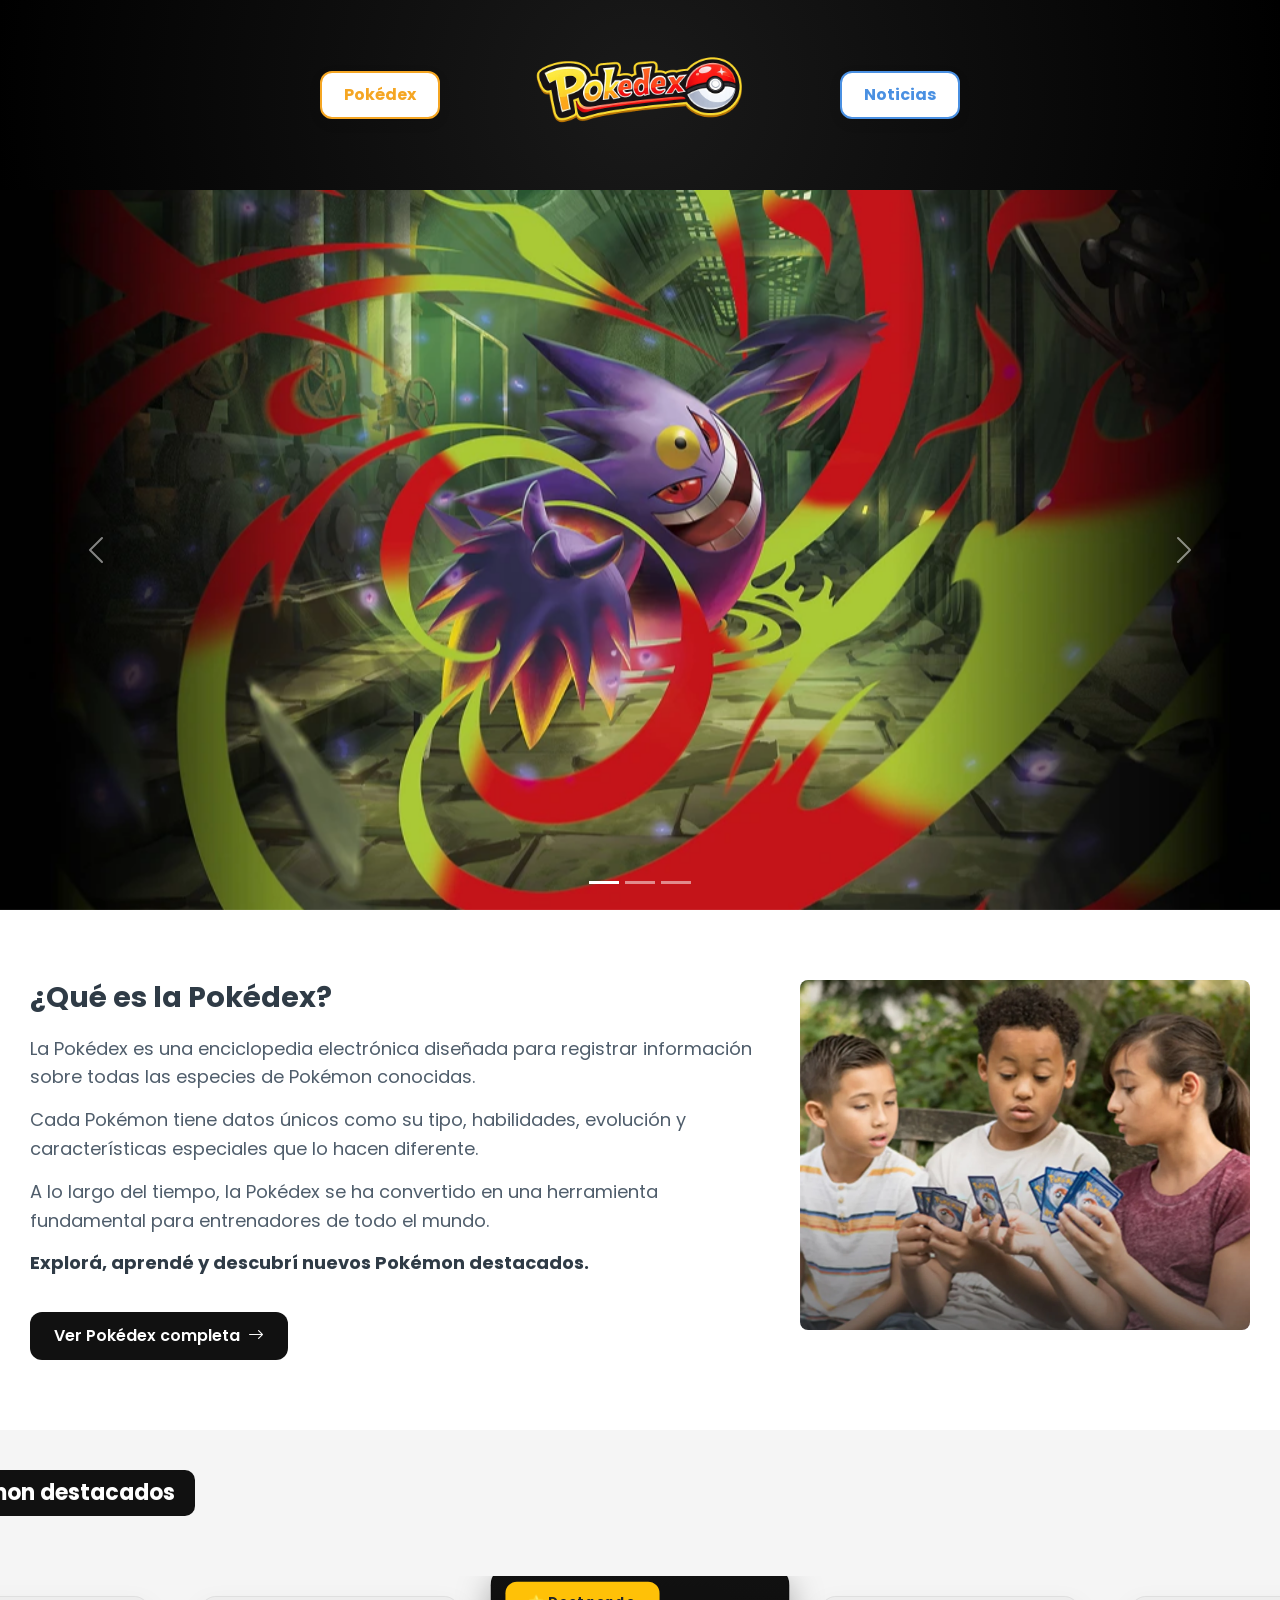
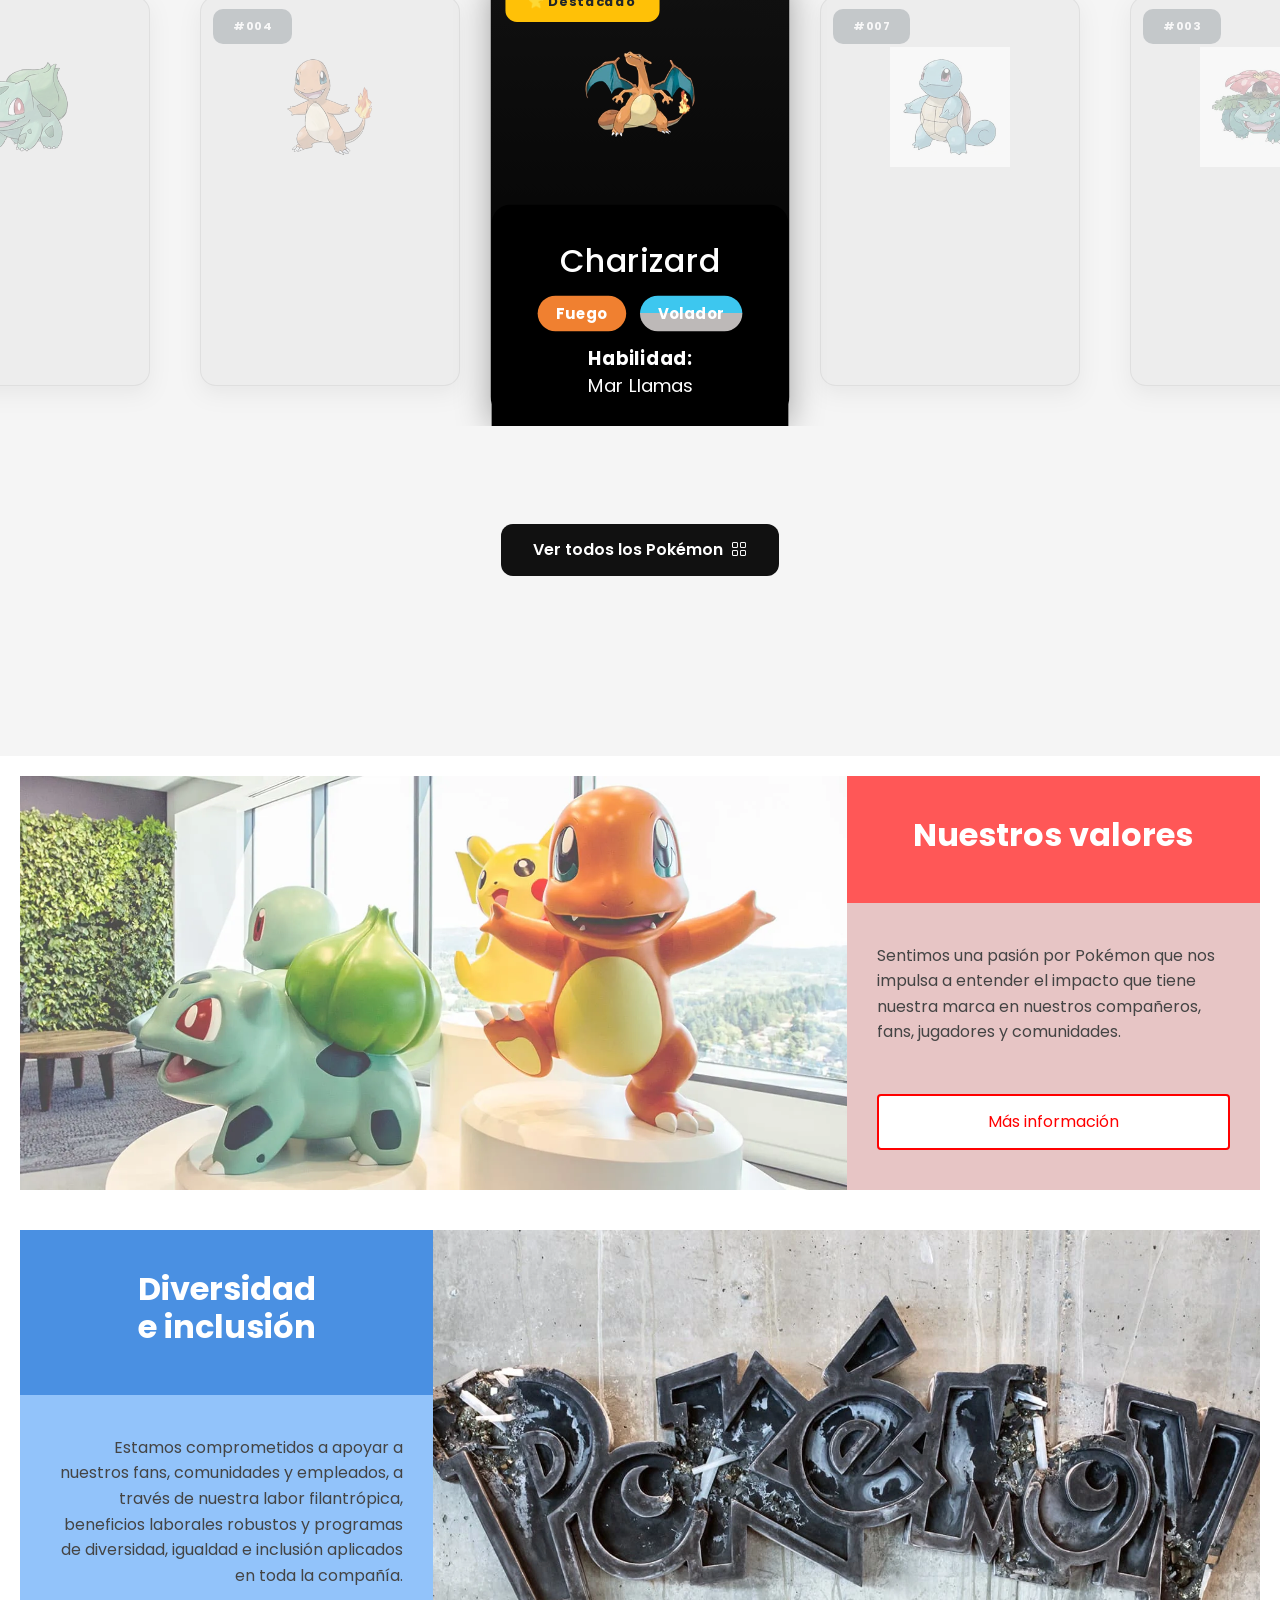
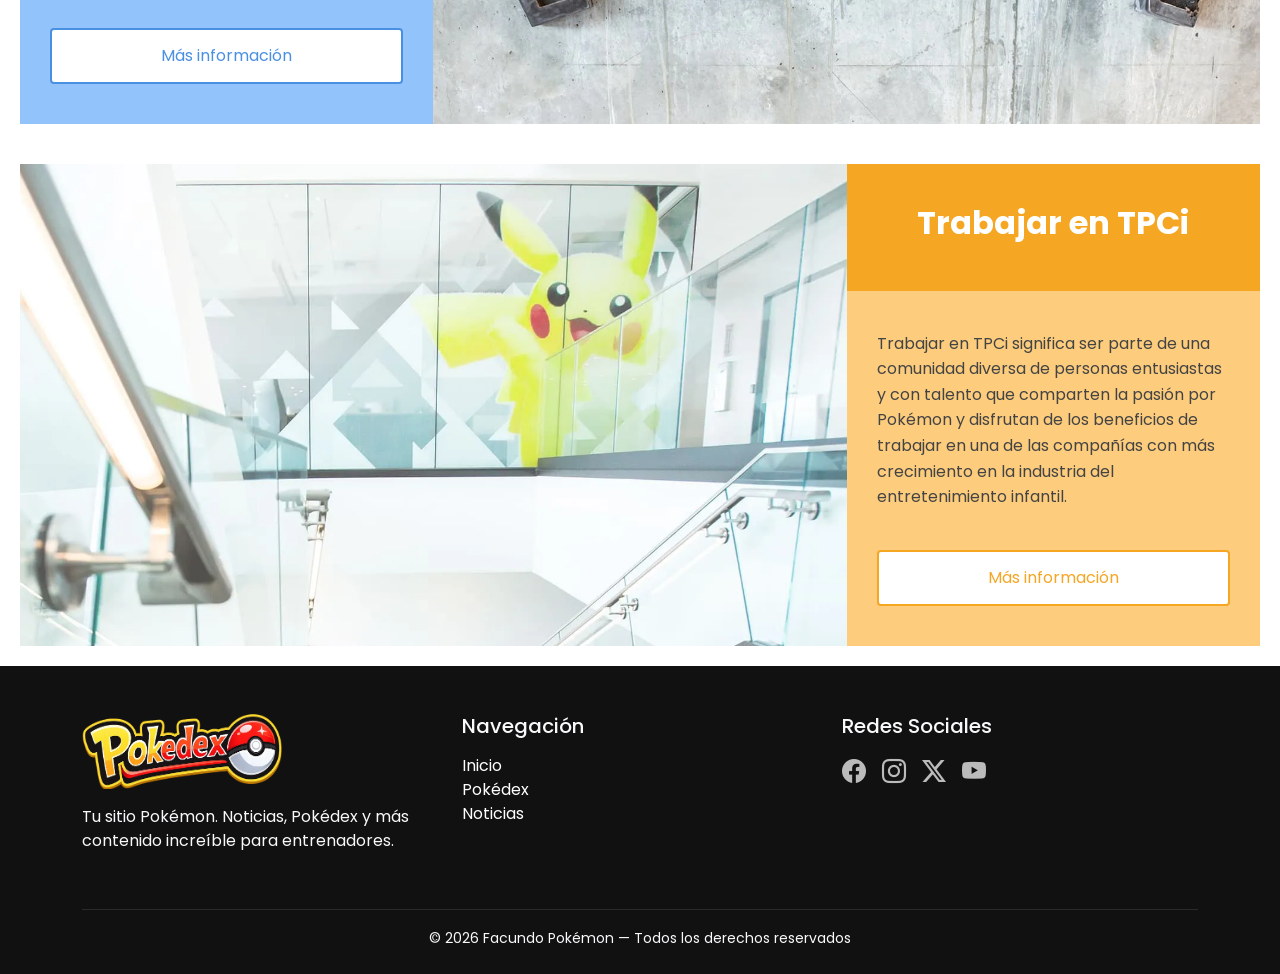
<file: index.html>
<!DOCTYPE html>
<html lang="es">

<head>
  <meta charset="UTF-8">
  <meta name="viewport" content="width=device-width, initial-scale=1.0">

  <!-- SEO Primary -->
  <title>Inicio — Pokémon | Pokédex, Noticias y más</title>
  <meta name="description" content="Tu sitio oficial Pokémon en español. Explorá la Pokédex completa, seguí las últimas noticias y descubrí los Pokémon más destacados.">
  <meta name="keywords" content="Pokémon, Pokédex, noticias Pokémon, Charizard, Bulbasaur, JCC Pokémon">
  <meta name="author" content="Facundo Pokémon">
  <meta name="robots" content="index, follow">

  <!-- Open Graph / Redes Sociales -->
  <meta property="og:type" content="website">
  <meta property="og:title" content="Inicio — Pokémon | Pokédex y Noticias">
  <meta property="og:description" content="Tu sitio Pokémon. Noticias, Pokédex y contenido increíble para entrenadores.">
  <meta property="og:image" content="img/og-image.jpg">
  <meta property="og:url" content="https://facundo-pokemon.com">
  <meta property="og:locale" content="es_ES">

  <!-- Twitter Card -->
  <meta name="twitter:card" content="summary_large_image">
  <meta name="twitter:title" content="Inicio — Pokémon">
  <meta name="twitter:description" content="Tu sitio Pokémon. Noticias, Pokédex y más.">

  <!-- Performance -->
  <link rel="preconnect" href="https://fonts.googleapis.com">
  <link rel="preconnect" href="https://fonts.gstatic.com" crossorigin>
  <link rel="dns-prefetch" href="https://cdn.jsdelivr.net">

  <!-- Fonts -->
  <link href="https://fonts.googleapis.com/css2?family=Poppins:wght@400;500;600;700&display=swap" rel="stylesheet">

  <!-- Bootstrap CSS -->
  <link
    href="https://cdn.jsdelivr.net/npm/bootstrap@5.3.8/dist/css/bootstrap.min.css"
    rel="stylesheet"
    integrity="sha384-sRIl4kxILFvY47J16cr9ZwB07vP4J8+LH7qKQnuqkuIAvNWLzeN8tE5YBujZqJLB"
    crossorigin="anonymous">

  <!-- Bootstrap Icons -->
  <link rel="stylesheet" href="https://cdn.jsdelivr.net/npm/bootstrap-icons@1.11.3/font/bootstrap-icons.css">

  <!-- Estilos propios -->
  <link rel="stylesheet" href="css/style.css">

  <!-- Favicon -->
  <link rel="icon" type="image/png" href="img/favicon.png">
</head>

<body>

  
  <!-- =====================================================
       HEADER
       ===================================================== -->
  <header class="header" role="banner">

    <!-- Botón Pokédex — solo desktop -->
    <a class="links-heder d-none d-md-block" href="pages/pokedex.html" aria-label="Ir a la Pokédex">
      <div class="nav-item pokedex-btn" role="button">
        <span>Pokédex</span>
      </div>
    </a>

    <!-- Logo -->
    <a href="index.html" aria-label="Volver al inicio — Pokémon">
      <img
        class="logo"
        src="img/logo.webp"
        alt="Logo oficial de Pokémon"
        width="280"
        height="105"
        fetchpriority="high">
    </a>

    <!-- Botón Noticias — solo desktop -->
    <a class="links-heder d-none d-md-block" href="pages/noticias.html" aria-label="Ir a Noticias">
      <div class="nav-item noticias-btn" role="button">
        <span>Noticias</span>
      </div>
    </a>

    <!-- Hamburguesa — solo mobile -->
    <button
      class="hamburger-btn d-md-none"
      type="button"
      data-bs-toggle="collapse"
      data-bs-target="#menuMobile"
      aria-controls="menuMobile"
      aria-expanded="false"
      aria-label="Abrir menú de navegación">
      <span aria-hidden="true"></span>
      <span aria-hidden="true"></span>
      <span aria-hidden="true"></span>
    </button>

    <!-- Menú mobile desplegable -->
    <nav class="collapse w-100 d-md-none" id="menuMobile" aria-label="Menú de navegación móvil">
      <div class="mobile-menu-links">
        <a href="pages/pokedex.html" class="mobile-menu-link yellow">
          <i class="bi bi-book me-2" aria-hidden="true"></i>Pokédex
        </a>
        <a href="pages/noticias.html" class="mobile-menu-link blue">
          <i class="bi bi-newspaper me-2" aria-hidden="true"></i>Noticias
        </a>
      </div>
    </nav>

  </header>

  <!-- =====================================================
       MAIN
       ===================================================== -->
  <main id="main-content">

    <!-- CAROUSEL -->
    <section aria-label="Galería de imágenes promocionales Pokémon">
      <div
        id="carouselInicio"
        class="carousel slide inicio-full"
        data-bs-ride="carousel"
        data-bs-pause="hover">

        <div class="carousel-inner" role="group">

          <div class="carousel-item active" data-bs-interval="5000">
            <img
              src="img/carousel1.webp"
              class="d-block w-100 carosuel-img"
              alt="Imagen promocional Pokémon — Temporada 1"
              width="1366"
              height="600"
              fetchpriority="high">
          </div>

          <div class="carousel-item" data-bs-interval="5000">
            <img
              src="img/carousel2.webp"
              class="d-block w-100 carosuel-img"
              alt="Imagen promocional Pokémon — Temporada 2"
              width="1366"
              height="600"
              loading="lazy">
          </div>

          <div class="carousel-item" data-bs-interval="5000">
            <img
              src="img/carousel3.webp"
              class="d-block w-100 carosuel-img"
              alt="Imagen promocional Pokémon — Temporada 3"
              width="1366"
              height="600"
              loading="lazy">
          </div>

        </div>

        <button
          class="carousel-control-prev"
          type="button"
          data-bs-target="#carouselInicio"
          data-bs-slide="prev"
          aria-label="Imagen anterior">
          <span class="carousel-control-prev-icon" aria-hidden="true"></span>
        </button>

        <button
          class="carousel-control-next"
          type="button"
          data-bs-target="#carouselInicio"
          data-bs-slide="next"
          aria-label="Imagen siguiente">
          <span class="carousel-control-next-icon" aria-hidden="true"></span>
        </button>

        <div class="carousel-indicators">
          <button type="button" data-bs-target="#carouselInicio" data-bs-slide-to="0" class="active" aria-label="Diapositiva 1" aria-current="true"></button>
          <button type="button" data-bs-target="#carouselInicio" data-bs-slide-to="1" aria-label="Diapositiva 2"></button>
          <button type="button" data-bs-target="#carouselInicio" data-bs-slide-to="2" aria-label="Diapositiva 3"></button>
        </div>

      </div>
    </section>

    <!-- INFO — ¿Qué es la Pokédex? -->
    <section class="info-section reveal" aria-labelledby="info-titulo">

      <div class="info-text">
        <h2 class="info-titulo" id="info-titulo">¿Qué es la Pokédex?</h2>

        <p>
          La Pokédex es una enciclopedia electrónica diseñada para registrar
          información sobre todas las especies de Pokémon conocidas.
        </p>

        <p>
          Cada Pokémon tiene datos únicos como su tipo, habilidades, evolución
          y características especiales que lo hacen diferente.
        </p>

        <p>
          A lo largo del tiempo, la Pokédex se ha convertido en una herramienta
          fundamental para entrenadores de todo el mundo.
        </p>

        <p class="highlight">
          Explorá, aprendé y descubrí nuevos Pokémon destacados.
        </p>

        <a href="pages/pokedex.html" class="btn-ir-pokedex">
          Ver Pokédex completa <i class="bi bi-arrow-right" aria-hidden="true"></i>
        </a>
      </div>

      <div class="info-image">
        <img
          src="img/ninosconcartas.webp"
          alt="Niños jugando con cartas Pokémon y disfrutando del juego"
          width="450"
          height="350"
          loading="lazy">
      </div>

    </section>

    <!-- POKÉMON DESTACADOS -->
    <section class="featured-section reveal" aria-labelledby="featured-titulo">
      <div class="centradodecontenido">
        <div class="featured">

          <div class="badge" id="featured-titulo" aria-label="Sección de Pokémon destacados">
            ⚪ Pokémon destacados
          </div>

          <div class="pokemon-row" role="list" aria-label="Pokémon destacados">

            <article class="card" role="listitem" tabindex="0" aria-label="Bulbasaur — Tipo Planta y Veneno">
              <span class="badge bg-secondary card-badge" aria-hidden="true">#001</span>
              <img
                src="img/bulbasur.webp"
                alt="Bulbasaur, Pokémon semilla de tipo Planta y Veneno"
                width="120"
                height="120"
                loading="lazy">
              <div class="info" aria-hidden="true">
                <h3>Bulbasaur</h3>
                <div class="types">
                  <span class="type planta">Planta</span>
                  <span class="type veneno">Veneno</span>
                </div>
                <p><strong>Habilidad:</strong><br>Espesura</p>
              </div>
            </article>

            <article class="card" role="listitem" tabindex="0" aria-label="Charmander — Tipo Fuego">
              <span class="badge bg-secondary card-badge" aria-hidden="true">#004</span>
              <img
                src="img/charmander.webp"
                alt="Charmander, Pokémon lagartija de tipo Fuego"
                width="120"
                height="120"
                loading="lazy">
              <div class="info" aria-hidden="true">
                <h3>Charmander</h3>
                <div class="types">
                  <span class="type fuego">Fuego</span>
                </div>
                <p><strong>Habilidad:</strong><br>Mar Llamas</p>
              </div>
            </article>

            <article class="card active" role="listitem" tabindex="0" aria-label="Charizard — Pokémon destacado — Tipo Fuego y Volador">
              <span class="badge bg-warning text-dark card-badge">⭐ Destacado</span>
              <img
                src="img/charizard.webp"
                alt="Charizard, forma final de Charmander de tipo Fuego y Volador"
                width="120"
                height="120"
                loading="lazy">
              <div class="info" aria-hidden="true">
                <h3>Charizard</h3>
                <div class="types">
                  <span class="type fuego">Fuego</span>
                  <span class="type volador">Volador</span>
                </div>
                <p><strong>Habilidad:</strong><br>Mar Llamas</p>
              </div>
            </article>

            <article class="card" role="listitem" tabindex="0" aria-label="Squirtle — Tipo Agua">
              <span class="badge bg-secondary card-badge" aria-hidden="true">#007</span>
              <img
                src="img/squirtle_11zon.jpg"
                alt="Squirtle, Pokémon tortuga de tipo Agua"
                width="120"
                height="120"
                loading="lazy">
              <div class="info" aria-hidden="true">
                <h3>Squirtle</h3>
                <div class="types">
                  <span class="type agua">Agua</span>
                </div>
                <p><strong>Habilidad:</strong><br>Torrente</p>
              </div>
            </article>

            <article class="card" role="listitem" tabindex="0" aria-label="Venusaur — Tipo Planta y Veneno">
              <span class="badge bg-secondary card-badge" aria-hidden="true">#003</span>
              <img
                src="img/venusaur_11zon.jpg"
                alt="Venusaur, forma final de Bulbasaur de tipo Planta y Veneno"
                width="120"
                height="120"
                loading="lazy">
              <div class="info" aria-hidden="true">
                <h3>Venusaur</h3>
                <div class="types">
                  <span class="type planta">Planta</span>
                  <span class="type veneno">Veneno</span>
                </div>
                <p><strong>Habilidad:</strong><br>Espesura</p>
              </div>
            </article>

          </div><!-- /.pokemon-row -->

          <div class="featured-cta">
            <a href="pages/pokedex.html" class="btn-ver-todos">
              Ver todos los Pokémon <i class="bi bi-grid" aria-hidden="true"></i>
            </a>
          </div>

        </div>
      </div>
    </section>

    <!-- SECCIÓN VALORES -->
    <section aria-labelledby="valores-titulo-1">
      <div class="valores reveal">
        <div class="valores-container">
          <div class="valores-img">
            <img
              src="img/NuestrosValores_11zon.webp"
              alt="Equipo diverso de colaboradores de The Pokémon Company trabajando juntos"
              width="700"
              height="400"
              loading="lazy">
          </div>
          <div class="valores-content">
            <div class="valores-header bg-rojo-heder">
              <h2 id="valores-titulo-1">Nuestros valores</h2>
            </div>
            <div class="valores-texto bg-rojo-texto">
              <p>
                Sentimos una pasión por Pokémon que nos impulsa a entender
                el impacto que tiene nuestra marca en nuestros compañeros,
                fans, jugadores y comunidades.
              </p>
              <a href="pages/noticias.html" class="btn-info bg-rojo">Más información</a>
            </div>
          </div>
        </div>
      </div>

      <div class="valores reveal">
        <div class="valores-container">
          <div class="valores-content">
            <div class="valores-header bg-azul-heder">
              <h2 id="valores-titulo-2">Diversidad <br>e inclusión</h2>
            </div>
            <div class="valores-texto textizquierdo bg-azul-texto">
              <p>
                Estamos comprometidos a apoyar a nuestros fans, comunidades y empleados,
                a través de nuestra labor filantrópica, beneficios laborales robustos y
                programas de diversidad, igualdad e inclusión aplicados en toda la compañía.
              </p>
              <a href="pages/noticias.html" class="btn-info bg-azul">Más información</a>
            </div>
          </div>
          <div class="valores-img">
            <img
              src="img/DiversidadeInculsion.webp"
              alt="Representación de diversidad e inclusión en el equipo de The Pokémon Company"
              width="700"
              height="400"
              loading="lazy">
          </div>
        </div>
      </div>

      <div class="valores reveal">
        <div class="valores-container">
          <div class="valores-img">
            <img
              src="img/TrabajarEnTPCi_11zon.webp"
              alt="Personas trabajando en las oficinas modernas de The Pokémon Company International"
              width="700"
              height="400"
              loading="lazy">
          </div>
          <div class="valores-content">
            <div class="valores-header bg-amarillo-heder">
              <h2>Trabajar en TPCi</h2>
            </div>
            <div class="valores-texto bg-amarillo-texto">
              <p>
                Trabajar en TPCi significa ser parte de una comunidad diversa de personas
                entusiastas y con talento que comparten la pasión por Pokémon y disfrutan
                de los beneficios de trabajar en una de las compañías con más crecimiento
                en la industria del entretenimiento infantil.
              </p>
              <a href="pages/noticias.html" class="btn-info bg-amarillo">Más información</a>
            </div>
          </div>
        </div>
      </div>

    </section>

  </main>

  <!-- =====================================================
       FOOTER
       ===================================================== -->
  <footer class="footer-custom text-light pt-5 pb-4" role="contentinfo">
    <div class="container">
      <div class="row">

        <div class="col-md-4 mb-4">
          <img
            src="img/logo-footer.webp"
            alt="Logo Pokémon — Pie de página"
            width="200"
            height="75"
            class="mb-3"
            loading="lazy">
          <p>Tu sitio Pokémon. Noticias, Pokédex y más contenido increíble para entrenadores.</p>
        </div>

        <div class="col-md-4 mb-4">
          <h2 class="h5 mb-3">Navegación</h2>
          <nav aria-label="Navegación del pie de página">
            <ul class="list-unstyled">
              <li><a href="index.html" class="footer-link">Inicio</a></li>
              <li><a href="pages/pokedex.html" class="footer-link">Pokédex</a></li>
              <li><a href="pages/noticias.html" class="footer-link">Noticias</a></li>
            </ul>
          </nav>
        </div>

        <div class="col-md-4 mb-4">
          <h2 class="h5 mb-3">Redes Sociales</h2>
          <div class="d-flex gap-3" role="list" aria-label="Redes sociales de Pokémon">
            <a href="https://www.facebook.com/PokemonOficialES" class="social-icon" aria-label="Pokémon en Facebook" rel="noopener noreferrer" target="_blank" role="listitem"><i class="bi bi-facebook" aria-hidden="true"></i></a>
            <a href="https://www.instagram.com/PokemonESP" class="social-icon" aria-label="Pokémon en Instagram" rel="noopener noreferrer" target="_blank" role="listitem"><i class="bi bi-instagram" aria-hidden="true"></i></a>
            <a href="https://x.com/Pokemon_ES_ESP" class="social-icon" aria-label="Pokémon en X (Twitter)" rel="noopener noreferrer" target="_blank" role="listitem"><i class="bi bi-twitter-x" aria-hidden="true"></i></a>
            <a href="https://www.youtube.com/user/PokemonOficialES" class="social-icon" aria-label="Pokémon en YouTube" rel="noopener noreferrer" target="_blank" role="listitem"><i class="bi bi-youtube" aria-hidden="true"></i></a>
          </div>
        </div>

      </div>

      <hr class="border-secondary">

      <div class="text-center">
        <small>© 2026 Facundo Pokémon — Todos los derechos reservados</small>
      </div>

    </div>
  </footer>

  <!-- Bootstrap JS -->
  <script
    src="https://cdn.jsdelivr.net/npm/bootstrap@5.3.8/dist/js/bootstrap.bundle.min.js"
    integrity="sha384-FKyoEForCGlyvwx9Hj09JcYn3nv7wiPVlz7YYwJrWVcXK/BmnVDxM+D2scQbITxI"
    crossorigin="anonymous"
    defer></script>

  <!-- Scroll Reveal -->
  <script>
    (function () {
      'use strict';
      const reveals = document.querySelectorAll('.reveal');
      if (!reveals.length) return;

      const observer = new IntersectionObserver(
        (entries) => {
          entries.forEach((entry) => {
            if (entry.isIntersecting) {
              entry.target.classList.add('visible');
              observer.unobserve(entry.target);
            }
          });
        },
        { threshold: 0.12 }
      );

      reveals.forEach((el) => observer.observe(el));
    })();
  </script>

</body>
</html>
</file>
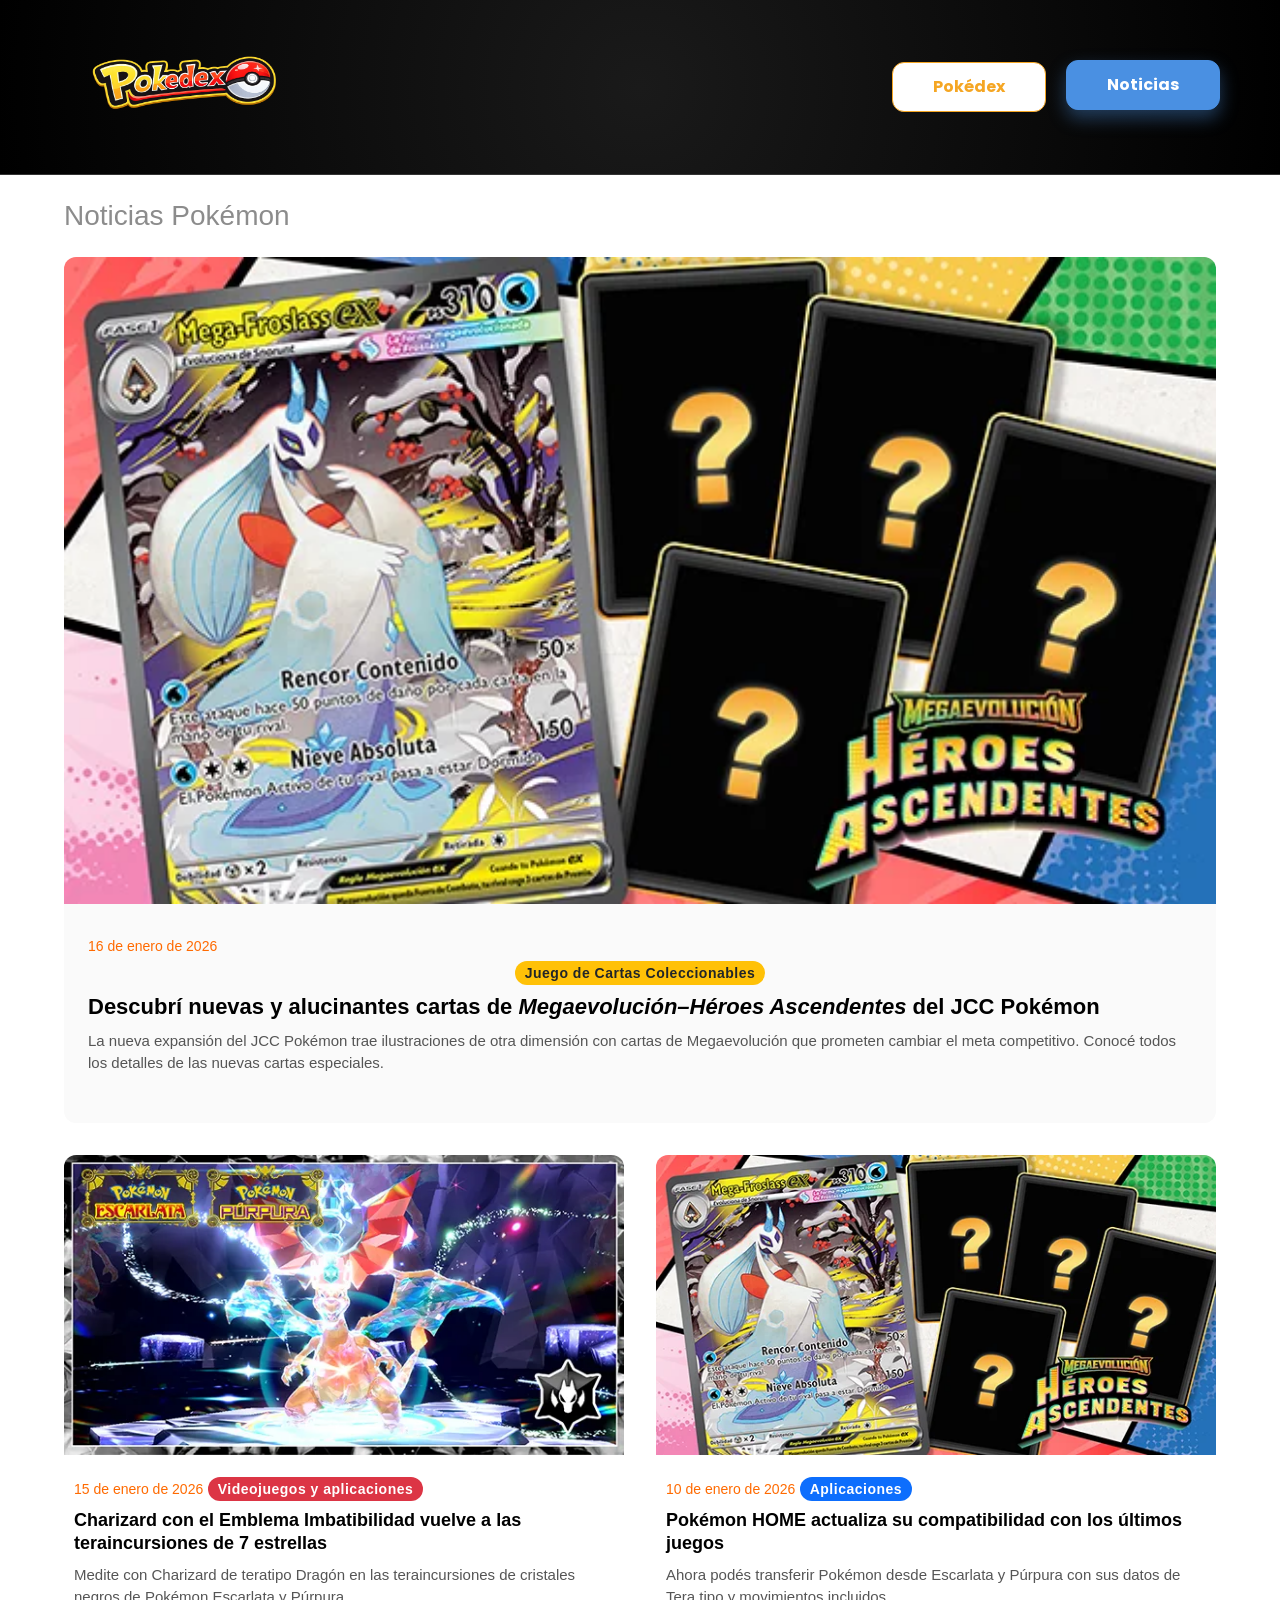
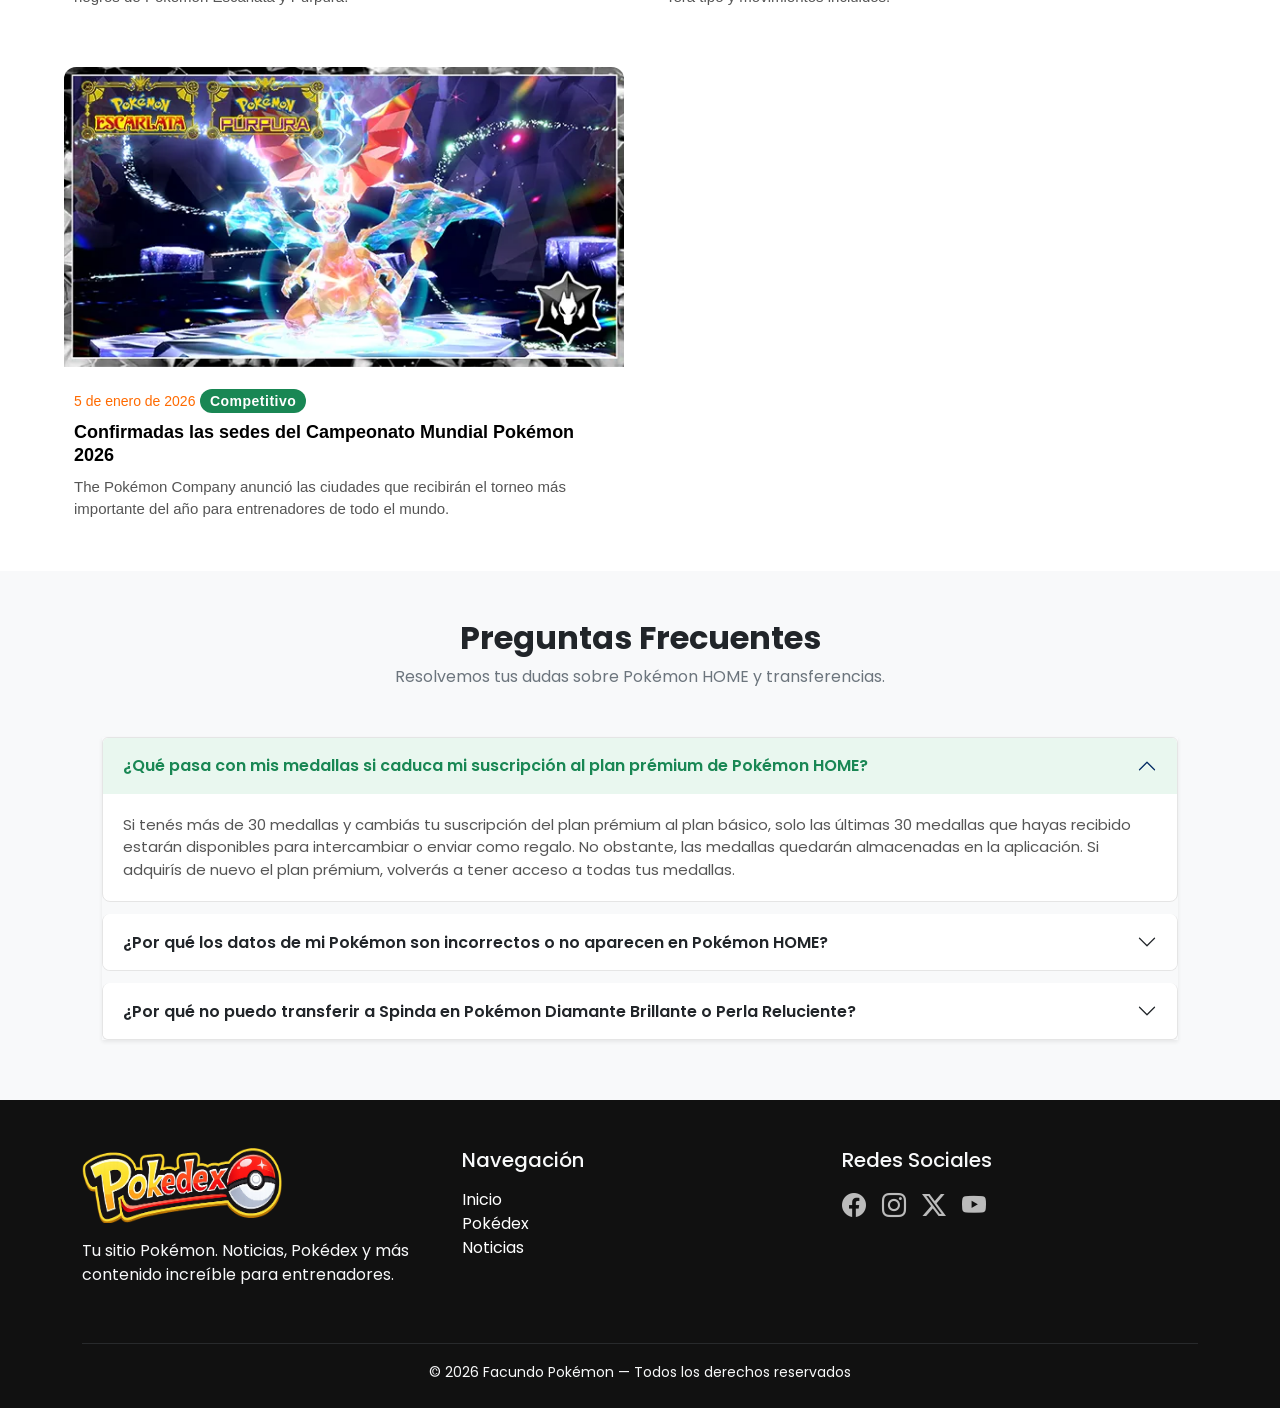
<file: pages/noticias.html>
<!DOCTYPE html>
<html lang="es">

<head>
  <meta charset="UTF-8">
  <meta name="viewport" content="width=device-width, initial-scale=1.0">

  <!-- SEO Primary -->
  <title>Noticias Pokémon — Últimas novedades del mundo Pokémon</title>
  <meta name="description" content="Seguí las últimas noticias del mundo Pokémon: nuevas expansiones del JCC, actualizaciones de videojuegos, campeonatos mundiales y mucho más.">
  <meta name="keywords" content="noticias Pokémon, JCC Pokémon, Pokémon Escarlata, Pokémon Púrpura, Campeonato Mundial Pokémon">
  <meta name="author" content="Facundo Pokémon">
  <meta name="robots" content="index, follow">

  <!-- Open Graph -->
  <meta property="og:type" content="website">
  <meta property="og:title" content="Noticias Pokémon — Últimas novedades">
  <meta property="og:description" content="Todas las novedades del universo Pokémon: cartas, videojuegos, torneos y aplicaciones.">
  <meta property="og:image" content="../img/og-image.jpg">
  <meta property="og:url" content="https://facundo-pokemon.com/pages/noticias.html">
  <meta property="og:locale" content="es_ES">

  <!-- Twitter Card -->
  <meta name="twitter:card" content="summary_large_image">
  <meta name="twitter:title" content="Noticias Pokémon">
  <meta name="twitter:description" content="Todas las novedades del universo Pokémon.">

  <!-- Canonical -->
  <link rel="canonical" href="https://facundo-pokemon.com/pages/noticias.html">

  <!-- Performance -->
  <link rel="preconnect" href="https://fonts.googleapis.com">
  <link rel="preconnect" href="https://fonts.gstatic.com" crossorigin>

  <!-- Fonts -->
  <link href="https://fonts.googleapis.com/css2?family=Poppins:wght@400;500;600;700&display=swap" rel="stylesheet">

  <!-- Bootstrap CSS -->
  <link
    href="https://cdn.jsdelivr.net/npm/bootstrap@5.3.8/dist/css/bootstrap.min.css"
    rel="stylesheet"
    integrity="sha384-sRIl4kxILFvY47J16cr9ZwB07vP4J8+LH7qKQnuqkuIAvNWLzeN8tE5YBujZqJLB"
    crossorigin="anonymous">

  <!-- Bootstrap Icons -->
  <link rel="stylesheet" href="https://cdn.jsdelivr.net/npm/bootstrap-icons@1.11.3/font/bootstrap-icons.css">

  <!-- Estilos propios -->
  <link rel="stylesheet" href="../css/style.css">

  <!-- Favicon -->
  <link rel="icon" type="image/png" href="../img/favicon.png">
</head>

<body>

  <!-- =====================================================
       HEADER
       ===================================================== -->
  <header class="header-2" role="banner">
    <div class="header-container-2">

      <a href="../index.html" aria-label="Volver al inicio — Pokémon">
        <img
          class="logo-img-2"
          src="../img/logo.webp"
          alt="Logo oficial de Pokémon"
          width="250"
          height="150"
          fetchpriority="high">
      </a>

      <nav class="nav-2" aria-label="Navegación principal">
        <a href="../pages/pokedex.html" class="nav-item-2 yellow-2">
          Pokédex
        </a>
        <a href="../pages/noticias.html" class="nav-item-2 blue-2 active" aria-current="page">
         Noticias
        </a>
      </nav>

    </div>
  </header>

  <!-- =====================================================
       MAIN
       ===================================================== -->
  <main id="main-content">

    <!-- NOTICIAS -->
    <section class="noticias" aria-labelledby="noticias-titulo">

      <h1 class="titulo-noticias" id="noticias-titulo">Noticias Pokémon</h1>

      <div class="grid-noticias" role="feed" aria-label="Artículos de noticias Pokémon">

        <!-- Noticia destacada -->
        <article class="card-noticias card-noticias--destacada" aria-label="Noticia destacada">
          <img
            src="../img/noticia1.webp"
            alt="Nuevas cartas de Megaevolución de la expansión Héroes Ascendentes del JCC Pokémon"
            class="imagen-noticias"
            width="600"
            height="400"
            fetchpriority="high">
          <div class="textos-noticias">
            <time class="fecha-noticias" datetime="2026-01-16">16 de enero de 2026</time>
            <span class="badge badge-categoria bg-warning text-dark">Juego de Cartas Coleccionables</span>
            <h2 class="titulo-card-noticias">
              Descubrí nuevas y alucinantes cartas de <em>Megaevolución–Héroes Ascendentes</em> del JCC Pokémon
            </h2>
            <p class="descripcion-noticias">
              La nueva expansión del JCC Pokémon trae ilustraciones de otra dimensión con cartas de Megaevolución
              que prometen cambiar el meta competitivo. Conocé todos los detalles de las nuevas cartas especiales.
            </p>
          </div>
        </article>

        <!-- Noticia 2 -->
        <article class="card-noticias" aria-label="Noticia: Charizard en teraincursiones de 7 estrellas">
          <img
            src="../img/noticia2_11zon.webp"
            alt="Charizard de teratipo Dragón con el Emblema Imbatibilidad en teraincursión de 7 estrellas"
            class="imagen-noticias"
            width="600"
            height="300"
            loading="lazy">
          <div class="textos-noticias">
            <time class="fecha-noticias" datetime="2026-01-15">15 de enero de 2026</time>
            <span class="badge badge-categoria bg-danger">Videojuegos y aplicaciones</span>
            <h2 class="titulo-card-noticias">
              Charizard con el Emblema Imbatibilidad vuelve a las teraincursiones de 7 estrellas
            </h2>
            <p class="descripcion-noticias">
              Medite con Charizard de teratipo Dragón en las teraincursiones de cristales negros de Pokémon Escarlata y Púrpura.
            </p>
          </div>
        </article>

        <!-- Noticia 3 -->
        <article class="card-noticias" aria-label="Noticia: Pokémon HOME actualiza compatibilidad">
          <img
            src="../img/noticia1.webp"
            alt="Interfaz de Pokémon HOME con nuevas funciones de compatibilidad con Escarlata y Púrpura"
            class="imagen-noticias"
            width="600"
            height="300"
            loading="lazy">
          <div class="textos-noticias">
            <time class="fecha-noticias" datetime="2026-01-10">10 de enero de 2026</time>
            <span class="badge badge-categoria bg-primary">Aplicaciones</span>
            <h2 class="titulo-card-noticias">
              Pokémon HOME actualiza su compatibilidad con los últimos juegos
            </h2>
            <p class="descripcion-noticias">
              Ahora podés transferir Pokémon desde Escarlata y Púrpura con sus datos de Tera tipo y movimientos incluidos.
            </p>
          </div>
        </article>

        <!-- Noticia 4 -->
        <article class="card-noticias" aria-label="Noticia: Campeonato Mundial Pokémon 2026">
          <img
            src="../img/noticia2_11zon.webp"
            alt="Escenario del Campeonato Mundial Pokémon 2026 con jugadores compitiendo"
            class="imagen-noticias"
            width="600"
            height="300"
            loading="lazy">
          <div class="textos-noticias">
            <time class="fecha-noticias" datetime="2026-01-05">5 de enero de 2026</time>
            <span class="badge badge-categoria bg-success">Competitivo</span>
            <h2 class="titulo-card-noticias">
              Confirmadas las sedes del Campeonato Mundial Pokémon 2026
            </h2>
            <p class="descripcion-noticias">
              The Pokémon Company anunció las ciudades que recibirán el torneo más importante del año para entrenadores de todo el mundo.
            </p>
          </div>
        </article>

      </div><!-- /.grid-noticias -->

    </section>

    <!-- FAQ -->
    <section class="PreguntasFreceuntes py-5" aria-labelledby="faq-titulo">
      <div class="container faq-container">

        <div class="text-center mb-5">
          <h2 class="faq-title" id="faq-titulo">Preguntas Frecuentes</h2>
          <p class="faq-subtitle">Resolvemos tus dudas sobre Pokémon HOME y transferencias.</p>
        </div>

        <div class="accordion shadow-sm" id="accordionFaq">

          <div class="accordion-item">
            <h3 class="accordion-header">
              <button
                class="accordion-button"
                type="button"
                data-bs-toggle="collapse"
                data-bs-target="#collapseOne"
                aria-expanded="true"
                aria-controls="collapseOne">
                ¿Qué pasa con mis medallas si caduca mi suscripción al plan prémium de Pokémon HOME?
              </button>
            </h3>
            <div
              id="collapseOne"
              class="accordion-collapse collapse show"
              data-bs-parent="#accordionFaq"
              aria-labelledby="headingOne">
              <div class="accordion-body">
                Si tenés más de 30 medallas y cambiás tu suscripción del plan prémium al plan básico, solo las últimas 30
                medallas que hayas recibido estarán disponibles para intercambiar o enviar como regalo. No obstante, las
                medallas quedarán almacenadas en la aplicación. Si adquirís de nuevo el plan prémium, volverás a tener
                acceso a todas tus medallas.
              </div>
            </div>
          </div>

          <div class="accordion-item">
            <h3 class="accordion-header">
              <button
                class="accordion-button collapsed"
                type="button"
                data-bs-toggle="collapse"
                data-bs-target="#collapseTwo"
                aria-expanded="false"
                aria-controls="collapseTwo">
                ¿Por qué los datos de mi Pokémon son incorrectos o no aparecen en Pokémon HOME?
              </button>
            </h3>
            <div
              id="collapseTwo"
              class="accordion-collapse collapse"
              data-bs-parent="#accordionFaq">
              <div class="accordion-body">
                Puede que el tipo de Poké Ball sea distinto del que usaste para atraparlo, o que la función Juez no
                funcione como cabría esperar. También es posible que características, movimientos o habilidades sean
                diferentes o no se muestren correctamente.
              </div>
            </div>
          </div>

          <div class="accordion-item">
            <h3 class="accordion-header">
              <button
                class="accordion-button collapsed"
                type="button"
                data-bs-toggle="collapse"
                data-bs-target="#collapseThree"
                aria-expanded="false"
                aria-controls="collapseThree">
                ¿Por qué no puedo transferir a Spinda en Pokémon Diamante Brillante o Perla Reluciente?
              </button>
            </h3>
            <div
              id="collapseThree"
              class="accordion-collapse collapse"
              data-bs-parent="#accordionFaq">
              <div class="accordion-body">
                No es posible transferir a Pokémon HOME un Spinda capturado en Pokémon Diamante Brillante o Pokémon Perla
                Reluciente. Tampoco podés transferir un Spinda de Pokémon HOME a esos juegos si originalmente se
                transfirió desde el Banco de Pokémon.
              </div>
            </div>
          </div>

        </div><!-- /#accordionFaq -->
      </div>
    </section>

  </main>

  <!-- =====================================================
       FOOTER
       ===================================================== -->
  <footer class="footer-custom text-light pt-5 pb-4" role="contentinfo">
    <div class="container">
      <div class="row">

        <div class="col-md-4 mb-4">
          <img
            src="../img/logo-footer.webp"
            alt="Logo Pokémon — Pie de página"
            width="200"
            height="75"
            class="mb-3"
            loading="lazy">
          <p>Tu sitio Pokémon. Noticias, Pokédex y más contenido increíble para entrenadores.</p>
        </div>

        <div class="col-md-4 mb-4">
          <h2 class="h5 mb-3">Navegación</h2>
          <nav aria-label="Navegación del pie de página">
            <ul class="list-unstyled">
              <li><a href="../index.html" class="footer-link">Inicio</a></li>
              <li><a href="../pages/pokedex.html" class="footer-link">Pokédex</a></li>
              <li><a href="../pages/noticias.html" class="footer-link">Noticias</a></li>
            </ul>
          </nav>
        </div>

        <div class="col-md-4 mb-4">
          <h2 class="h5 mb-3">Redes Sociales</h2>
          <div class="d-flex gap-3" role="list" aria-label="Redes sociales de Pokémon">
            <a href="https://www.facebook.com/PokemonOficialES" class="social-icon" aria-label="Pokémon en Facebook" rel="noopener noreferrer" target="_blank" role="listitem"><i class="bi bi-facebook" aria-hidden="true"></i></a>
            <a href="https://www.instagram.com/PokemonESP" class="social-icon" aria-label="Pokémon en Instagram" rel="noopener noreferrer" target="_blank" role="listitem"><i class="bi bi-instagram" aria-hidden="true"></i></a>
            <a href="https://x.com/Pokemon_ES_ESP" class="social-icon" aria-label="Pokémon en X (Twitter)" rel="noopener noreferrer" target="_blank" role="listitem"><i class="bi bi-twitter-x" aria-hidden="true"></i></a>
            <a href="https://www.youtube.com/user/PokemonOficialES" class="social-icon" aria-label="Pokémon em YouTube" rel="noopener noreferrer" target="_blank" role="listitem"><i class="bi bi-youtube" aria-hidden="true"></i></a>
          </div>
        </div>

      </div>

      <hr class="border-secondary">

      <div class="text-center">
        <small>© 2026 Facundo Pokémon — Todos los derechos reservados</small>
      </div>

    </div>
  </footer>

  <!-- Bootstrap JS -->
  <script
    src="https://cdn.jsdelivr.net/npm/bootstrap@5.3.8/dist/js/bootstrap.bundle.min.js"
    integrity="sha384-FKyoEForCGlyvwx9Hj09JcYn3nv7wiPVlz7YYwJrWVcXK/BmnVDxM+D2scQbITxI"
    crossorigin="anonymous"
    defer></script>

  <!-- Scroll Reveal -->
  <script>
    (function () {
      'use strict';
      const reveals = document.querySelectorAll('.reveal');
      if (!reveals.length) return;
      const observer = new IntersectionObserver(
        (entries) => entries.forEach((e) => { if (e.isIntersecting) { e.target.classList.add('visible'); observer.unobserve(e.target); } }),
        { threshold: 0.12 }
      );
      reveals.forEach((el) => observer.observe(el));
    })();
  </script>

</body>
</html>
</file>
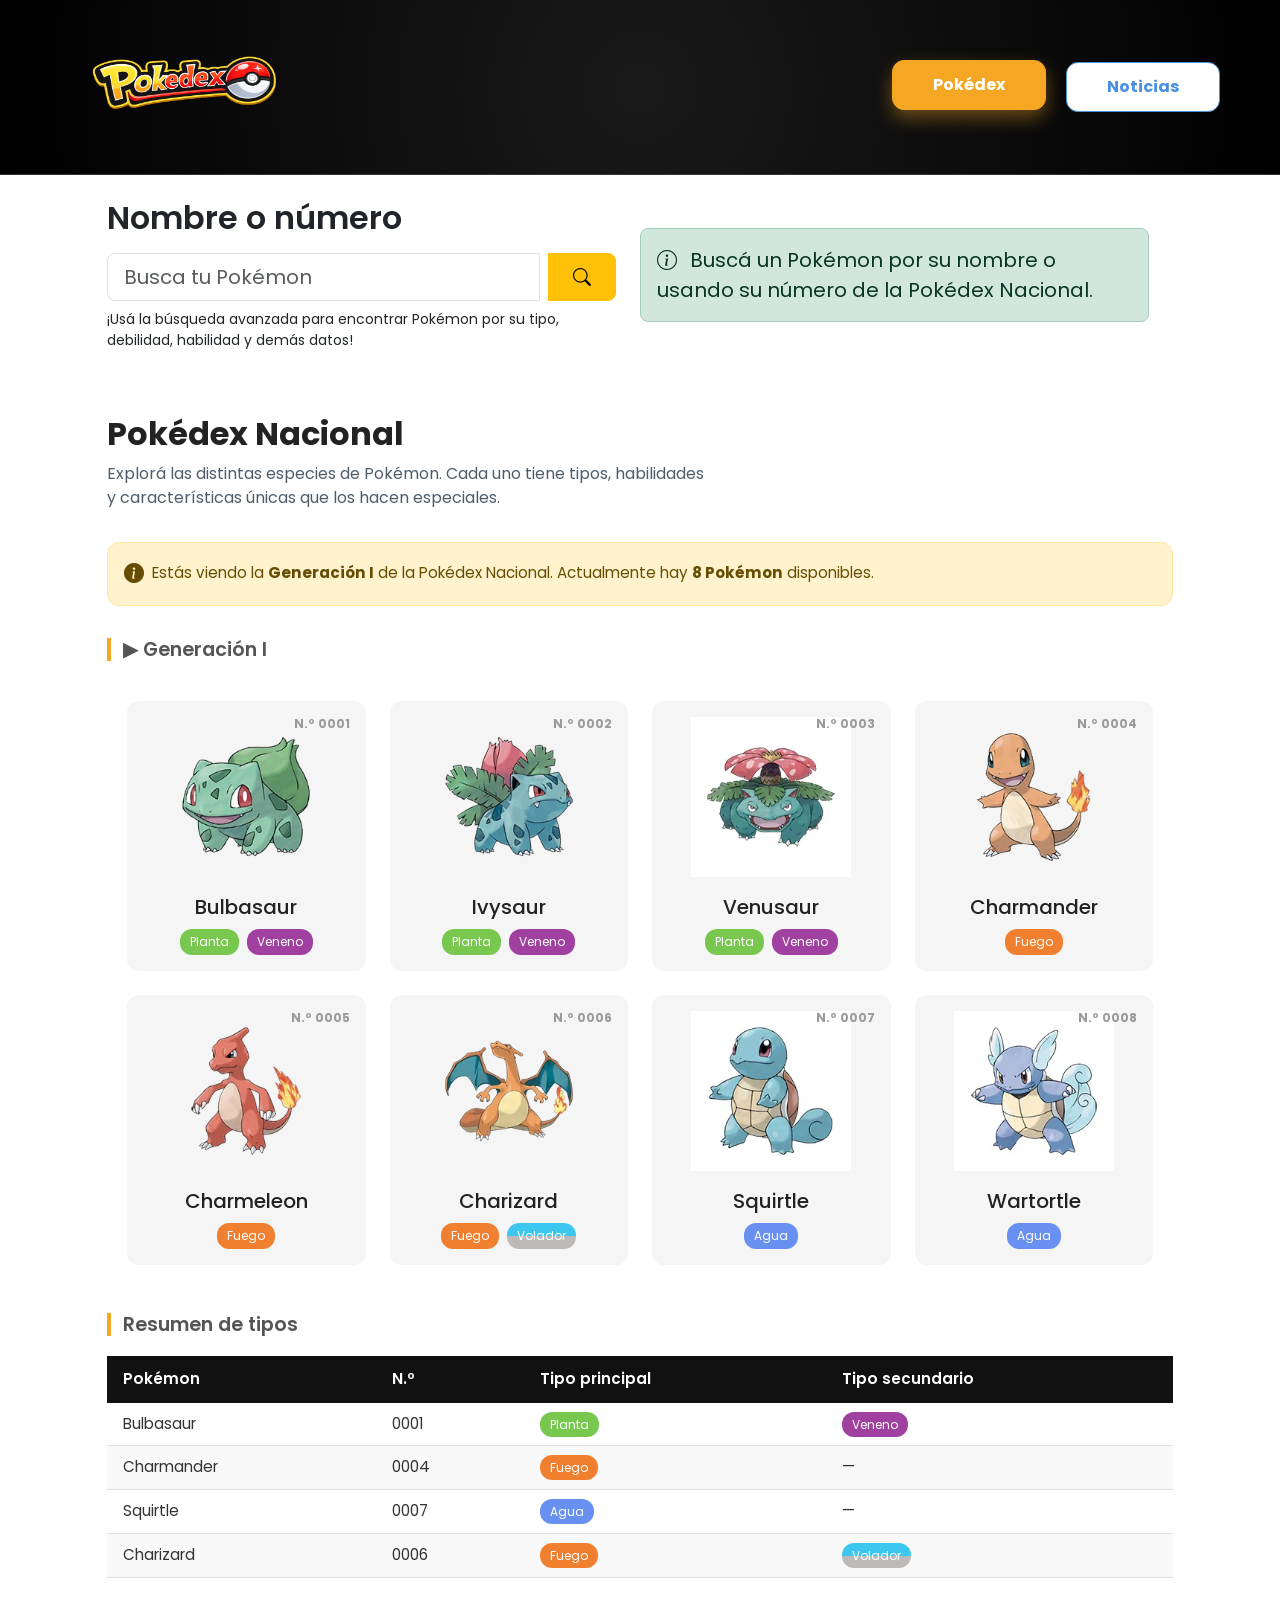
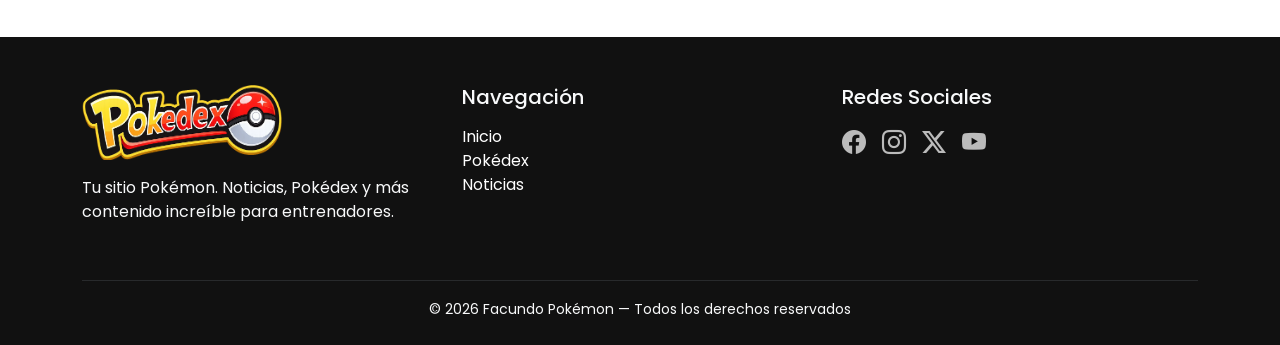
<file: pages/pokedex.html>
<!DOCTYPE html>
<html lang="es">

<head>
  <meta charset="UTF-8">
  <meta name="viewport" content="width=device-width, initial-scale=1.0">

  <!-- SEO Primary -->
  <title>Pokédex Nacional — Todas las especies Pokémon de la Generación I</title>
  <meta name="description" content="Explorá la Pokédex Nacional con todas las especies Pokémon de la Generación I. Buscá por nombre o número, consultá tipos, habilidades y características únicas.">
  <meta name="keywords" content="Pokédex, Pokémon Generación 1, Bulbasaur, Charmander, Squirtle, Charizard, tipos Pokémon">
  <meta name="author" content="Facundo Pokémon">
  <meta name="robots" content="index, follow">

  <!-- Open Graph -->
  <meta property="og:type" content="website">
  <meta property="og:title" content="Pokédex Nacional — Todas las especies Pokémon">
  <meta property="og:description" content="Buscá y descubrí todas las especies Pokémon con sus tipos, habilidades y características.">
  <meta property="og:image" content="../img/og-image.jpg">
  <meta property="og:url" content="https://facundo-pokemon.com/pages/pokedex.html">
  <meta property="og:locale" content="es_ES">

  <!-- Twitter Card -->
  <meta name="twitter:card" content="summary_large_image">
  <meta name="twitter:title" content="Pokédex Nacional">
  <meta name="twitter:description" content="Explorá todas las especies Pokémon de la Generación I.">

  <!-- Canonical -->
  <link rel="canonical" href="https://facundo-pokemon.com/pages/pokedex.html">

  <!-- Performance -->
  <link rel="preconnect" href="https://fonts.googleapis.com">
  <link rel="preconnect" href="https://fonts.gstatic.com" crossorigin>

  <!-- Fonts -->
  <link href="https://fonts.googleapis.com/css2?family=Poppins:wght@400;500;600;700&display=swap" rel="stylesheet">

  <!-- Bootstrap CSS -->
  <link
    href="https://cdn.jsdelivr.net/npm/bootstrap@5.3.8/dist/css/bootstrap.min.css"
    rel="stylesheet"
    integrity="sha384-sRIl4kxILFvY47J16cr9ZwB07vP4J8+LH7qKQnuqkuIAvNWLzeN8tE5YBujZqJLB"
    crossorigin="anonymous">

  <!-- Bootstrap Icons -->
  <link rel="stylesheet" href="https://cdn.jsdelivr.net/npm/bootstrap-icons@1.11.3/font/bootstrap-icons.css">

  <!-- Estilos propios -->
  <link rel="stylesheet" href="../css/style.css">

  <!-- Favicon -->
  <link rel="icon" type="image/png" href="../img/favicon.png">
</head>

<body>


  <!-- =====================================================
       HEADER
       ===================================================== -->
  <header class="header-2" role="banner">
    <div class="header-container-2">

      <a href="../index.html" aria-label="Volver al inicio — Pokémon">
        <img
          class="logo-img-2"
          src="../img/logo.webp"
          alt="Logo oficial de Pokémon"
          width="350"
          height="150"
          fetchpriority="high">
      </a>

      <nav class="nav-2" aria-label="Navegación principal">
        <a href="../pages/pokedex.html" class="nav-item-2 yellow-2 active" aria-current="page">
          Pokédex
        </a>
        <a href="../pages/noticias.html" class="nav-item-2 blue-2">
        Noticias
        </a>
      </nav>

    </div>
  </header>

  <!-- =====================================================
       MAIN
       ===================================================== -->
  <main id="main-content">

    <!-- BUSCADOR -->
    <section class="pokedex-navbar py-4" aria-labelledby="buscador-titulo">
      <div class="container custom-container">
        <div class="row w-100 align-items-center g-4">

          <div class="col-lg-6">
            <h2 class="mb-3" id="buscador-titulo">Nombre o número</h2>
            <div class="d-flex" role="search">
              <label for="buscarPokemon" class="visually-hidden">Buscar Pokémon por nombre o número</label>
              <input
                id="buscarPokemon"
                class="form-control form-control-lg me-2"
                type="search"
                placeholder="Busca tu Pokémon"
                aria-label="Buscar Pokémon por nombre o número"
                autocomplete="off">
              <button class="btn btn-warning px-4" type="button" aria-label="Buscar Pokémon" id="btnBuscar">
                <i class="bi bi-search" aria-hidden="true"></i>
              </button>
            </div>
            <p class="small mt-2 mb-0">
              ¡Usá la búsqueda avanzada para encontrar Pokémon por su tipo,
              debilidad, habilidad y demás datos!
            </p>
          </div>

          <div class="col-lg-6">
            <div class="alert alert-success fs-5 mb-0 info-box" role="status" aria-live="polite">
              <i class="bi bi-info-circle me-2" aria-hidden="true"></i>
              Buscá un Pokémon por su nombre o usando su número de la Pokédex Nacional.
            </div>
          </div>

        </div>
      </div>
    </section>

    <!-- GRID POKÉDEX -->
    <section class="pokedex-seccion" aria-labelledby="pokedex-titulo">
      <div class="container custom-container">

        <div class="pokedex-intro">
          <h1 class="pokedex-titulo" id="pokedex-titulo">Pokédex Nacional</h1>
          <p class="pokedex-descripcion">
            Explorá las distintas especies de Pokémon. Cada uno tiene tipos, habilidades
            y características únicas que los hacen especiales.
          </p>
        </div>

        <!-- ALERT INFORMATIVO -->
        <div class="alert alert-warning d-flex align-items-center gap-2 pokedex-alert" role="status">
          <i class="bi bi-info-circle-fill fs-5" aria-hidden="true"></i>
          <div>
            Estás viendo la <strong>Generación I</strong> de la Pokédex Nacional.
            Actualmente hay <strong>8 Pokémon</strong> disponibles.
          </div>
        </div>

        <!-- Generación I -->
        <h2 class="pokedex-generacion">
          <span aria-hidden="true">▶</span> Generación I
        </h2>

        <div class="pokedex-grid" id="pokemonGrid" role="list" aria-label="Lista de Pokémon de la Generación I">

          <article class="pokedex-card" role="listitem" tabindex="0" aria-label="Bulbasaur — N.º 0001 — Tipo Planta y Veneno">
            <img
              src="../img/bulbasur.webp"
              alt="Bulbasaur, Pokémon semilla de tipo Planta y Veneno"
              width="160"
              height="160"
              loading="lazy">
            <span class="pokedex-number" aria-label="Número de Pokédex 0001">N.º 0001</span>
            <h3 class="pokedex-name">Bulbasaur</h3>
            <div class="types-pokedex" aria-label="Tipos: Planta y Veneno">
              <span class="type-pokedex planta">Planta</span>
              <span class="type-pokedex veneno">Veneno</span>
            </div>
          </article>

          <article class="pokedex-card" role="listitem" tabindex="0" aria-label="Ivysaur — N.º 0002 — Tipo Planta y Veneno">
            <img
              src="../img/ivysaur.webp"
              alt="Ivysaur, evolución de Bulbasaur de tipo Planta y Veneno"
              width="160"
              height="160"
              loading="lazy">
            <span class="pokedex-number" aria-label="Número de Pokédex 0002">N.º 0002</span>
            <h3 class="pokedex-name">Ivysaur</h3>
            <div class="types-pokedex" aria-label="Tipos: Planta y Veneno">
              <span class="type-pokedex planta">Planta</span>
              <span class="type-pokedex veneno">Veneno</span>
            </div>
          </article>

          <article class="pokedex-card" role="listitem" tabindex="0" aria-label="Venusaur — N.º 0003 — Tipo Planta y Veneno">
            <img
              src="../img/venusaur_11zon.jpg"
              alt="Venusaur, forma final de Bulbasaur de tipo Planta y Veneno"
              width="160"
              height="160"
              loading="lazy">
            <span class="pokedex-number" aria-label="Número de Pokédex 0003">N.º 0003</span>
            <h3 class="pokedex-name">Venusaur</h3>
            <div class="types-pokedex" aria-label="Tipos: Planta y Veneno">
              <span class="type-pokedex planta">Planta</span>
              <span class="type-pokedex veneno">Veneno</span>
            </div>
          </article>

          <article class="pokedex-card" role="listitem" tabindex="0" aria-label="Charmander — N.º 0004 — Tipo Fuego">
            <img
              src="../img/charmander.webp"
              alt="Charmander, Pokémon lagartija de tipo Fuego"
              width="160"
              height="160"
              loading="lazy">
            <span class="pokedex-number" aria-label="Número de Pokédex 0004">N.º 0004</span>
            <h3 class="pokedex-name">Charmander</h3>
            <div class="types-pokedex" aria-label="Tipo: Fuego">
              <span class="type-pokedex fuego">Fuego</span>
            </div>
          </article>

          <article class="pokedex-card" role="listitem" tabindex="0" aria-label="Charmeleon — N.º 0005 — Tipo Fuego">
            <img
              src="../img/charmeleon.webp"
              alt="Charmeleon, evolución de Charmander de tipo Fuego"
              width="160"
              height="160"
              loading="lazy">
            <span class="pokedex-number" aria-label="Número de Pokédex 0005">N.º 0005</span>
            <h3 class="pokedex-name">Charmeleon</h3>
            <div class="types-pokedex" aria-label="Tipo: Fuego">
              <span class="type-pokedex fuego">Fuego</span>
            </div>
          </article>

          <article class="pokedex-card" role="listitem" tabindex="0" aria-label="Charizard — N.º 0006 — Tipo Fuego y Volador">
            <img
              src="../img/charizard.webp"
              alt="Charizard, forma final de Charmander de tipo Fuego y Volador"
              width="160"
              height="160"
              loading="lazy">
            <span class="pokedex-number" aria-label="Número de Pokédex 0006">N.º 0006</span>
            <h3 class="pokedex-name">Charizard</h3>
            <div class="types-pokedex" aria-label="Tipos: Fuego y Volador">
              <span class="type-pokedex fuego">Fuego</span>
              <span class="type-pokedex volador">Volador</span>
            </div>
          </article>

          <article class="pokedex-card" role="listitem" tabindex="0" aria-label="Squirtle — N.º 0007 — Tipo Agua">
            <img
              src="../img/squirtle_11zon.jpg"
              alt="Squirtle, Pokémon tortuga de tipo Agua"
              width="160"
              height="160"
              loading="lazy">
            <span class="pokedex-number" aria-label="Número de Pokédex 0007">N.º 0007</span>
            <h3 class="pokedex-name">Squirtle</h3>
            <div class="types-pokedex" aria-label="Tipo: Agua">
              <span class="type-pokedex agua">Agua</span>
            </div>
          </article>

          <article class="pokedex-card" role="listitem" tabindex="0" aria-label="Wartortle — N.º 0008 — Tipo Agua">
            <img
              src="../img/wartortle_11zon.jpg"
              alt="Wartortle, evolución de Squirtle de tipo Agua"
              width="160"
              height="160"
              loading="lazy">
            <span class="pokedex-number" aria-label="Número de Pokédex 0008">N.º 0008</span>
            <h3 class="pokedex-name">Wartortle</h3>
            <div class="types-pokedex" aria-label="Tipo: Agua">
              <span class="type-pokedex agua">Agua</span>
            </div>
          </article>

        </div><!-- /.pokedex-grid -->

        <!-- Tabla resumen -->
        <div class="pokedex-tabla-wrapper">
          <h2 class="pokedex-generacion">Resumen de tipos</h2>
          <table class="tabla-tipos" role="table" aria-label="Tabla resumen de tipos de Pokémon iniciales">
            <caption class="visually-hidden">Tipos de los Pokémon iniciales de la Generación I</caption>
            <thead>
              <tr>
                <th scope="col">Pokémon</th>
                <th scope="col">N.º</th>
                <th scope="col">Tipo principal</th>
                <th scope="col">Tipo secundario</th>
              </tr>
            </thead>
            <tbody>
              <tr>
                <td>Bulbasaur</td>
                <td>0001</td>
                <td><span class="type-pokedex planta">Planta</span></td>
                <td><span class="type-pokedex veneno">Veneno</span></td>
              </tr>
              <tr>
                <td>Charmander</td>
                <td>0004</td>
                <td><span class="type-pokedex fuego">Fuego</span></td>
                <td aria-label="Sin tipo secundario">—</td>
              </tr>
              <tr>
                <td>Squirtle</td>
                <td>0007</td>
                <td><span class="type-pokedex agua">Agua</span></td>
                <td aria-label="Sin tipo secundario">—</td>
              </tr>
              <tr>
                <td>Charizard</td>
                <td>0006</td>
                <td><span class="type-pokedex fuego">Fuego</span></td>
                <td><span class="type-pokedex volador">Volador</span></td>
              </tr>
            </tbody>
          </table>
        </div>

      </div><!-- /.container -->
    </section>

  </main>

  <!-- =====================================================
       FOOTER
       ===================================================== -->
  <footer class="footer-custom text-light pt-5 pb-4" role="contentinfo">
    <div class="container">
      <div class="row">

        <div class="col-md-4 mb-4">
          <img
            src="../img/logo-footer.webp"
            alt="Logo Pokémon — Pie de página"
            width="200"
            height="75"
            class="mb-3"
            loading="lazy">
          <p>Tu sitio Pokémon. Noticias, Pokédex y más contenido increíble para entrenadores.</p>
        </div>

        <div class="col-md-4 mb-4">
          <h2 class="h5 mb-3">Navegación</h2>
          <nav aria-label="Navegación del pie de página">
            <ul class="list-unstyled">
              <li><a href="../index.html" class="footer-link">Inicio</a></li>
              <li><a href="../pages/pokedex.html" class="footer-link">Pokédex</a></li>
              <li><a href="../pages/noticias.html" class="footer-link">Noticias</a></li>
            </ul>
          </nav>
        </div>

        <div class="col-md-4 mb-4">
          <h2 class="h5 mb-3">Redes Sociales</h2>
          <div class="d-flex gap-3" role="list" aria-label="Redes sociales de Pokémon">
            <a href="https://www.facebook.com/PokemonOficialES" class="social-icon" aria-label="Pokémon en Facebook" rel="noopener noreferrer" target="_blank" role="listitem"><i class="bi bi-facebook" aria-hidden="true"></i></a>
            <a href="https://www.instagram.com/PokemonESP" class="social-icon" aria-label="Pokémon en Instagram" rel="noopener noreferrer" target="_blank" role="listitem"><i class="bi bi-instagram" aria-hidden="true"></i></a>
            <a href="https://x.com/Pokemon_ES_ESP" class="social-icon" aria-label="Pokémon en X (Twitter)" rel="noopener noreferrer" target="_blank" role="listitem"><i class="bi bi-twitter-x" aria-hidden="true"></i></a>
            <a href="https://www.youtube.com/user/PokemonOficialES" class="social-icon" aria-label="Pokémon en YouTube" rel="noopener noreferrer" target="_blank" role="listitem"><i class="bi bi-youtube" aria-hidden="true"></i></a>
          </div>
        </div>

      </div>

      <hr class="border-secondary">

      <div class="text-center">
        <small>© 2026 Facundo Pokémon — Todos los derechos reservados</small>
      </div>

    </div>
  </footer>

  <!-- Bootstrap JS -->
  <script
    src="https://cdn.jsdelivr.net/npm/bootstrap@5.3.8/dist/js/bootstrap.bundle.min.js"
    integrity="sha384-FKyoEForCGlyvwx9Hj09JcYn3nv7wiPVlz7YYwJrWVcXK/BmnVDxM+D2scQbITxI"
    crossorigin="anonymous"
    defer></script>

  <!-- Búsqueda en tiempo real -->
  <script>
    (function () {
      'use strict';

      const input  = document.getElementById('buscarPokemon');
      const btn    = document.getElementById('btnBuscar');
      const cards  = document.querySelectorAll('.pokedex-card');

      function filterPokemon(query) {
        const q = query.toLowerCase().trim();
        let found = 0;
        cards.forEach((card) => {
          const name   = card.querySelector('.pokedex-name').textContent.toLowerCase();
          const number = card.querySelector('.pokedex-number').textContent.toLowerCase();
          const match  = !q || name.includes(q) || number.includes(q);
          card.style.display = match ? '' : 'none';
          if (match) found++;
        });

        // Announce results for screen readers
        const liveRegion = document.getElementById('searchAnnounce');
        if (liveRegion) {
          liveRegion.textContent = q
            ? `Se encontraron ${found} Pokémon para "${query}".`
            : 'Mostrando todos los Pokémon.';
        }
      }

      if (input) {
        input.addEventListener('input', () => filterPokemon(input.value));
        input.addEventListener('keydown', (e) => { if (e.key === 'Enter') filterPokemon(input.value); });
      }
      if (btn) btn.addEventListener('click', () => filterPokemon(input ? input.value : ''));

      // Inject live region
      const live = document.createElement('div');
      live.id = 'searchAnnounce';
      live.setAttribute('aria-live', 'polite');
      live.setAttribute('aria-atomic', 'true');
      live.className = 'visually-hidden';
      document.body.appendChild(live);

      // Scroll reveal
      const reveals = document.querySelectorAll('.reveal');
      if (reveals.length) {
        const observer = new IntersectionObserver(
          (entries) => entries.forEach((e) => { if (e.isIntersecting) { e.target.classList.add('visible'); observer.unobserve(e.target); } }),
          { threshold: 0.12 }
        );
        reveals.forEach((el) => observer.observe(el));
      }
    })();
  </script>

</body>
</html>
</file>
<file: css/style.css>
* {
  margin: 0;
  padding: 0;
  box-sizing: border-box;
}

body {
  font-family: "Poppins", sans-serif;
  overflow-x: hidden;
}

.header {
  background: radial-gradient(circle at center, #1a1a1a, #000);
  height: 190px;
  padding: 20px 40px;
  display: flex;
  align-items: center;
  justify-content: center;
  gap: 60px;
}

.links-heder {
  text-decoration: none;
}

.logo {
  width: 280px;
  height: auto;
}

.nav-item {
  display: flex;
  align-items: center;
  justify-content: center;
  gap: 10px;
  padding: 10px 22px;
  border-radius: 12px;
  font-weight: bold;
  cursor: pointer;
  transition: all 0.25s ease;
  background: #fff;
  box-shadow: 0 4px 12px rgba(0, 0, 0, 0.1);
}
.nav-item.pokedex-btn {
  border: 2px solid #f5a623;
  color: #f5a623;
}
.nav-item.pokedex-btn:hover {
  background: #f5a623;
  color: #fff;
  transform: translateY(-2px);
  box-shadow: 0 8px 18px rgba(245, 166, 35, 0.4);
}
.nav-item.noticias-btn {
  border: 2px solid #4a90e2;
  color: #4a90e2;
}
.nav-item.noticias-btn:hover {
  background: #4a90e2;
  color: #fff;
  transform: translateY(-2px);
  box-shadow: 0 8px 18px rgba(74, 144, 226, 0.4);
}

.header-2 {
  background: radial-gradient(circle at center, #1a1a1a, #000);
  border-bottom: 1px solid #333;
}

.header-container-2 {
  max-width: 1200px;
  margin: auto;
  display: flex;
  align-items: center;
  padding: 12px 20px;
}

.logo-img-2 {
  width: 250px;
}

.nav-2 {
  display: flex;
  gap: 20px;
  margin-left: auto;
}

.nav-item-2 {
  position: relative;
  padding: 12px 40px;
  text-decoration: none;
  color: #2c3e50;
  background: #fff;
  border: 1px solid #ddd;
  border-radius: 12px;
  transition: all 0.3s ease;
  overflow: hidden;
  font-weight: bold;
}
.nav-item-2::before {
  content: "";
  position: absolute;
  left: 0;
  top: 0;
  width: 4px;
  height: 100%;
  transform: scaleY(0);
  transform-origin: top;
  transition: transform 0.3s ease;
}
.nav-item-2.blue-2 {
  color: #4a90e2;
  border-color: #4a90e2;
}
.nav-item-2.blue-2:hover {
  background: #4a90e2;
  color: #fff;
  transform: translateY(-2px);
  box-shadow: 0 8px 18px rgba(74, 144, 226, 0.4);
}
.nav-item-2.blue-2.active {
  background: #4a90e2;
  color: #fff;
  transform: translateY(-2px);
  box-shadow: 0 8px 18px rgba(74, 144, 226, 0.4);
}
.nav-item-2.yellow-2 {
  color: #f5a623;
  border-color: #f5a623;
}
.nav-item-2.yellow-2:hover {
  background: #f5a623;
  color: #fff;
  transform: translateY(-2px);
  box-shadow: 0 8px 18px rgba(245, 166, 35, 0.4);
}
.nav-item-2.yellow-2.active {
  background: #f5a623;
  color: #fff;
  transform: translateY(-2px);
  box-shadow: 0 8px 18px rgba(245, 166, 35, 0.4);
}

@media (max-width: 1023px) and (min-width: 481px) {
  .header {
    height: auto;
    padding: 16px 24px;
    gap: 30px;
  }
  .logo {
    width: 220px;
  }
  .header-container-2 {
    padding: 10px 20px;
  }
  .logo-img-2 {
    width: 180px;
  }
  .nav-2 {
    gap: 10px;
  }
  .nav-item-2 {
    padding: 10px 24px;
    font-size: 14px;
  }
}
@media (max-width: 480px) {
  .header {
    position: relative;
    height: auto;
    padding: 14px 16px;
    flex-wrap: wrap;
    justify-content: space-between;
    align-items: center;
    gap: 0;
  }
  .logo {
    width: 160px;
  }
  #menuMobile {
    position: absolute;
    top: 100%;
    left: 0;
    width: 100%;
    background: #1a1a1a;
    z-index: 999;
  }
  .mobile-menu-links {
    display: flex;
    flex-direction: column;
    align-items: center;
    gap: 12px;
    padding: 16px 0 20px;
    width: 100%;
  }
  .mobile-menu-link {
    text-decoration: none;
    font-weight: bold;
    font-size: 1rem;
    padding: 10px 0;
    width: 80%;
    text-align: center;
    border-radius: 12px;
    transition: all 0.25s ease;
  }
  .mobile-menu-link.yellow {
    border: 2px solid #f5a623;
    color: #f5a623;
  }
  .mobile-menu-link.yellow:hover {
    background: #f5a623;
    color: #fff;
    transform: translateY(-2px);
    box-shadow: 0 8px 18px rgba(245, 166, 35, 0.4);
  }
  .mobile-menu-link.blue {
    border: 2px solid #4a90e2;
    color: #4a90e2;
  }
  .mobile-menu-link.blue:hover {
    background: #4a90e2;
    color: #fff;
    transform: translateY(-2px);
    box-shadow: 0 8px 18px rgba(74, 144, 226, 0.4);
  }
  .hamburger-btn {
    display: flex;
    flex-direction: column;
    justify-content: center;
    gap: 5px;
    width: 42px;
    height: 42px;
    padding: 8px;
    background: rgba(255, 255, 255, 0.08);
    border: 2px solid rgba(255, 255, 255, 0.3);
    border-radius: 8px;
    cursor: pointer;
  }
  .hamburger-btn span {
    display: block;
    width: 100%;
    height: 3px;
    background: #fff;
    border-radius: 3px;
    transition: all 0.3s ease;
  }
  .hamburger-btn[aria-expanded=true] span:nth-child(1) {
    transform: translateY(8px) rotate(45deg);
  }
  .hamburger-btn[aria-expanded=true] span:nth-child(2) {
    opacity: 0;
  }
  .hamburger-btn[aria-expanded=true] span:nth-child(3) {
    transform: translateY(-8px) rotate(-45deg);
  }
  .header-container-2 {
    padding: 10px 16px;
  }
  .logo-img-2 {
    width: 130px;
  }
  .nav-2 {
    gap: 8px;
  }
  .nav-item-2 {
    font-size: 12px;
    padding: 8px 16px;
  }
}
.footer-custom {
  background-color: #111;
}

.footer-link {
  color: #fff;
  text-decoration: none;
  transition: all 0.3s ease;
}
.footer-link:hover {
  color: #f5a623;
  padding-left: 5px;
}

.social-icon {
  font-size: 1.5rem;
  color: #bbb;
  transition: all 0.3s ease;
}
.social-icon:hover {
  color: #f5a623;
  transform: scale(1.2);
}

@media (max-width: 1023px) and (min-width: 480px) {
  .footer-custom {
    text-align: center;
  }
  .footer-custom .d-flex {
    justify-content: center;
  }
  .social-icon {
    font-size: 20px;
  }
}
@media (max-width: 480px) {
  .footer-custom {
    text-align: center;
  }
  .footer-custom .d-flex {
    justify-content: center;
  }
  .social-icon {
    font-size: 20px;
  }
}
@media (max-width: 480px) {
  .footer-custom {
    text-align: center;
    padding: 32px 16px 24px;
  }
  .footer-custom .d-flex {
    justify-content: center;
  }
  .footer-custom p {
    font-size: 14px;
  }
  .social-icon {
    font-size: 1.3rem;
  }
  .footer-link {
    font-size: 14px;
  }
}
.inicio-full {
  position: relative;
  width: 100%;
  height: 80vh;
  overflow: hidden;
}

.carosuel-img {
  width: 100%;
  height: 80vh;
  object-fit: cover;
  object-position: center;
}

.info-section {
  max-width: 1366px;
  margin: 40px auto;
  display: flex;
  flex-wrap: wrap;
  gap: 40px;
  padding: 30px;
  background: #fff;
}

.info-titulo {
  font-size: 1.8rem;
  font-weight: 700;
  color: #2f3b46;
  margin-bottom: 20px;
}

.info-text {
  flex: 1;
}
.info-text p {
  font-size: 18px;
  line-height: 1.6;
  color: #4f5d6b;
  margin-bottom: 14px;
}
.info-text .highlight {
  font-weight: bold;
  color: #2f3b46;
}

.info-image {
  flex: 0 0 auto;
  width: 100%;
  max-width: 450px;
  height: 350px;
  border-radius: 8px;
  overflow: hidden;
  background: #e3e8ee;
}
.info-image img {
  width: 100%;
  height: 100%;
  object-fit: cover;
}

.btn-ir-pokedex {
  display: inline-flex;
  align-items: center;
  gap: 8px;
  margin-top: 20px;
  padding: 12px 24px;
  background: #111;
  color: #fff;
  text-decoration: none;
  border-radius: 12px;
  font-weight: 600;
  transition: all 0.3s ease;
}
.btn-ir-pokedex:hover {
  background: #f5a623;
  color: #000;
  transform: translateY(-2px);
}

.featured-section {
  background: #f5f5f5;
  padding: 40px 0 20px;
}

.centradodecontenido {
  display: flex;
  align-items: center;
  justify-content: center;
}

.featured {
  margin-bottom: 160px;
}

.badge {
  background: #111;
  font-size: 22px;
  color: #fff;
  padding: 12px 20px;
  border-radius: 10px;
  margin: 0 auto 60px auto;
}

.pokemon-row {
  display: flex;
  justify-content: center;
  flex-wrap: nowrap;
  gap: 30px;
  overflow-x: auto;
  padding: 20px 0 40px;
  scroll-snap-type: x mandatory;
  -webkit-overflow-scrolling: touch;
}
.pokemon-row::-webkit-scrollbar {
  display: none;
}
.pokemon-row {
  -ms-overflow-style: none;
  scrollbar-width: none;
}
.pokemon-row:hover .card {
  opacity: 0.15;
}
.pokemon-row:not(:hover) .card.active {
  opacity: 1;
}

.card {
  display: flex;
  flex-direction: column;
  align-items: center;
  width: 260px;
  height: 390px;
  margin: 0 10px;
  background: #e0e0e0;
  border-radius: 16px;
  text-align: center;
  padding: 16px;
  padding-top: 50px;
  text-decoration: none;
  color: #2f3b46;
  position: relative;
  cursor: pointer;
  flex-shrink: 0;
  box-shadow: 0 8px 20px rgba(0, 0, 0, 0.15);
  opacity: 0.35;
  transition: all 0.35s ease;
}
.card img {
  height: 120px;
  width: auto;
  object-fit: contain;
  transition: transform 0.3s ease;
  margin-bottom: 20px;
}
.card h3 {
  margin: 6px 0;
}
.card .number {
  font-size: 12px;
  opacity: 0.6;
}
.card:hover {
  background: linear-gradient(#111, #000);
  opacity: 1 !important;
  transform: scale(1.15);
  z-index: 2;
}
.card:hover img {
  transform: scale(1.1);
}
.card:hover .name {
  opacity: 1;
}
.card:hover .info {
  opacity: 1;
  bottom: -10px;
}
.card.active {
  box-shadow: 0 12px 30px rgba(0, 0, 0, 0.35);
  background: linear-gradient(#111, #000);
  opacity: 1;
  transform: scale(1.15);
  z-index: 2;
  scroll-snap-align: center;
}
.card.active .name,
.card.active .info {
  opacity: 1;
}
.card {
  scroll-snap-align: center;
}

.card-number {
  font-size: 0.75rem;
  color: #aaa;
  font-weight: 400;
}

.card-badge {
  position: absolute;
  top: 12px;
  left: 12px;
  font-size: 0.7rem;
  letter-spacing: 0.5px;
  z-index: 1;
}

.info {
  position: absolute;
  bottom: -30px;
  left: 50%;
  transform: translateX(-50%);
  width: 100%;
  background: #000;
  color: #fff;
  padding: 26px 14px;
  border-radius: 16px;
  opacity: 0;
  transition: all 0.35s ease;
}

.types {
  margin: 16px 0;
}

.type {
  padding: 6px 16px;
  border-radius: 20px;
  font-size: 13px;
  margin: 0 4px;
  font-weight: bold;
}

.featured-cta {
  text-align: center;
  margin-top: 48px;
}

.btn-ver-todos {
  display: inline-flex;
  align-items: center;
  margin-top: 50px;
  gap: 8px;
  padding: 14px 32px;
  background: #111;
  color: #fff;
  text-decoration: none;
  border-radius: 12px;
  font-weight: 600;
  font-size: 1rem;
  transition: all 0.3s ease;
}
.btn-ver-todos:hover {
  background: #f5a623;
  color: #000;
  transform: translateY(-2px);
  box-shadow: 0 8px 18px rgba(245, 166, 35, 0.4);
}

.bg-rojo-heder {
  background-color: #ff5757;
}

.bg-rojo-texto {
  background: #e7c5c5;
}

.bg-rojo {
  border: 2px solid red;
  color: red;
  background-color: #fff;
}
.bg-rojo:hover {
  background: red;
  color: #fff;
  transform: translateY(-2px);
  box-shadow: 0 8px 18px rgba(255, 0, 0, 0.4);
}

.bg-azul-heder {
  background-color: #4a90e2;
}

.bg-azul-texto {
  background: #92c3fa;
}

.bg-azul {
  border: 2px solid #4a90e2;
  color: #4a90e2;
  background-color: #fff;
}
.bg-azul:hover {
  background: #4a90e2;
  color: #fff;
  transform: translateY(-2px);
  box-shadow: 0 8px 18px rgba(74, 144, 226, 0.4);
}

.bg-amarillo-heder {
  background-color: #f5a623;
}

.bg-amarillo-texto {
  background: #fdcc7d;
}

.bg-amarillo {
  border: 2px solid #f5a623;
  color: #f5a623;
  background-color: #fff;
}
.bg-amarillo:hover {
  background: #f5a623;
  color: #fff;
  transform: translateY(-2px);
  box-shadow: 0 8px 18px rgba(245, 166, 35, 0.4);
}

.valores {
  padding: 20px;
}

.valores-container {
  display: flex;
  max-width: 1366px;
  margin: auto;
  background: #fff;
}

.valores-img {
  flex: 2;
}
.valores-img img {
  width: 100%;
  height: 100%;
  object-fit: cover;
}

.valores-content {
  flex: 1;
  display: flex;
  flex-direction: column;
}

.valores-header {
  text-align: center;
  padding: 40px 30px;
}
.valores-header h2 {
  color: #fff;
  font-size: 32px;
  font-weight: bold;
}

.valores-texto {
  padding: 40px 30px;
  flex: 1;
  display: flex;
  flex-direction: column;
  justify-content: space-between;
}
.valores-texto p {
  color: #444;
  font-size: 16px;
  line-height: 1.6;
  margin-bottom: 40px;
}

.textizquierdo {
  text-align: right;
}

.btn-info {
  text-align: center;
  padding: 14px 30px;
  text-decoration: none;
  border-radius: 4px;
  transition: all 0.3s ease;
}

.bicho, .type-pokedex.bicho {
  background: #a8b820;
}

.roca, .type-pokedex.roca {
  background: #b8a038;
}

.lucha, .type-pokedex.lucha {
  background: #c03028;
}

.veneno, .type-pokedex.veneno {
  background: #a040a0;
}

.planta, .type-pokedex.planta {
  background: #78c850;
}

.fuego, .type-pokedex.fuego {
  background: #f08030;
}

.agua, .type-pokedex.agua {
  background: #6890f0;
}

.volador {
  background: linear-gradient(180deg, #3dc7ef 50%, #bdb9b8 50%);
}

@media (max-width: 1023px) and (min-width: 481px) {
  .inicio-full {
    height: 50vh;
  }
  .carosuel-img {
    height: 50vh;
  }
  .info-section {
    flex-direction: column;
    padding: 24px;
    gap: 24px;
  }
  .info-titulo {
    font-size: 1.5rem;
  }
  .info-image {
    max-width: 100%;
    height: 260px;
  }
  .featured {
    margin-bottom: 80px;
  }
  .badge {
    font-size: 18px;
  }
  .card {
    width: 200px;
    height: 320px;
    opacity: 1;
  }
  .valores-container {
    flex-direction: column;
  }
  .valores-img {
    height: 220px;
    flex: none;
  }
  .valores-header h2 {
    font-size: 24px;
  }
  .textizquierdo {
    text-align: left;
  }
}
@media (max-width: 480px) {
  .inicio-full {
    height: 40vh;
  }
  .carosuel-img {
    height: 40vh;
  }
  .info-section {
    flex-direction: column;
    padding: 20px 16px;
    gap: 20px;
    margin: 20px auto;
  }
  .info-titulo {
    font-size: 1.3rem;
  }
  .info-text p {
    font-size: 15px;
  }
  .info-image {
    max-width: 100%;
    height: 200px;
  }
  .btn-ir-pokedex {
    width: 100%;
    justify-content: center;
    font-size: 0.9rem;
  }
  .featured-section {
    padding: 24px 0 10px;
  }
  .featured {
    margin-bottom: 40px;
  }
  .badge {
    font-size: 15px;
    margin-bottom: 24px;
    text-align: center;
  }
  .pokemon-row {
    display: flex;
    justify-content: flex-start;
    flex-wrap: nowrap;
    gap: 16px;
    padding: 20px 16px 40px;
    overflow-x: auto;
  }
  .pokemon-row:hover .card {
    opacity: 1;
  }
  .pokemon-row:not(:hover) .card.active {
    opacity: 1;
  }
  .card {
    width: 240px;
    height: 360px;
    display: flex;
    flex-direction: column;
    align-items: center;
    padding: 12px;
    padding-top: 40px;
    margin: 0;
    opacity: 1;
    transform: none !important;
  }
  .card img {
    height: 110px;
  }
  .card h3 {
    font-size: 14px;
  }
  .card .info {
    display: none;
  }
  .card.active {
    transform: none;
    background: linear-gradient(#111, #000);
    color: #fff;
  }
  .type {
    font-size: 11px;
    padding: 3px 8px;
  }
  .btn-ver-todos {
    width: 90%;
    justify-content: center;
    font-size: 0.9rem;
    padding: 12px 20px;
  }
  .valores {
    padding: 8px 0;
  }
  .valores-container {
    flex-direction: column;
  }
  .valores-img {
    height: 200px;
    flex: none;
  }
  .valores-header {
    padding: 24px 20px;
  }
  .valores-header h2 {
    font-size: 22px;
  }
  .valores-texto {
    padding: 24px 20px;
  }
  .valores-texto p {
    font-size: 14px;
    margin-bottom: 24px;
  }
  .textizquierdo {
    text-align: left;
  }
  .btn-info {
    width: 100%;
    text-align: center;
    padding: 12px 20px;
  }
}
.pokedex-seccion {
  padding: 40px 0 60px;
}

.pokedex-intro {
  margin-bottom: 32px;
}

.pokedex-titulo {
  font-size: 2rem;
  font-weight: 700;
  color: #222;
  margin-bottom: 8px;
}

.pokedex-descripcion {
  font-size: 1rem;
  color: #4f5d6b;
  max-width: 600px;
}

.pokedex-generacion {
  font-size: 1.2rem;
  font-weight: 600;
  color: #555;
  border-left: 4px solid #f5a623;
  padding-left: 12px;
  margin: 32px 0 20px;
}

.pokedex-alert {
  border-radius: 12px;
  font-size: 0.95rem;
  margin: 24px 0 32px;
}

.pokedex-grid {
  display: grid;
  grid-template-columns: repeat(auto-fill, minmax(220px, 1fr));
  gap: 24px;
  max-width: 1100px;
  margin: 40px auto;
  padding: 0 20px;
}

.pokedex-card {
  position: relative;
  display: flex;
  flex-direction: column;
  align-items: center;
  background: #f5f5f5;
  border-radius: 12px;
  padding: 16px;
  text-align: center;
  cursor: pointer;
  transition: all 0.25s ease;
}
.pokedex-card:hover {
  transform: translateY(-6px);
  box-shadow: 0 10px 20px rgba(0, 0, 0, 0.15);
}
.pokedex-card img {
  display: block;
  margin: 0 auto 12px;
  max-width: 160px;
}

.pokedex-number {
  position: absolute;
  top: 14px;
  right: 16px;
  font-size: 12px;
  font-weight: 700;
  color: #9a9a9a;
}

.pokedex-name {
  font-size: 20px;
  margin: 6px 0 10px;
  color: #222;
}

.types-pokedex {
  display: flex;
  justify-content: center;
  gap: 8px;
}

.type-pokedex {
  font-size: 12px;
  padding: 4px 10px;
  border-radius: 12px;
  color: #fff;
  text-transform: capitalize;
}

.pokedex-navbar {
  padding: 10px;
}
.pokedex-navbar h2 {
  font-weight: 600;
}
.pokedex-navbar .form-control {
  border-radius: 8px 0 0 8px;
}
.pokedex-navbar .btn {
  border-radius: 0 8px 8px 0;
  font-size: 18px;
}
.pokedex-navbar .btn:hover {
  transform: translateY(-2px);
}

.info-box {
  border-radius: 8px;
}

.custom-container {
  max-width: 1090px;
}

.pokedex-tabla-wrapper {
  margin-top: 48px;
}

.tabla-tipos {
  width: 100%;
  border-collapse: collapse;
  font-size: 0.95rem;
}
.tabla-tipos th {
  background: #111;
  color: #fff;
  padding: 12px 16px;
  text-align: left;
  font-weight: 600;
}
.tabla-tipos td {
  padding: 10px 16px;
  border-bottom: 1px solid #e0e0e0;
  color: #333;
  vertical-align: middle;
}
.tabla-tipos tr:nth-child(even) td {
  background: #f9f9f9;
}
.tabla-tipos tr:hover td {
  background: #f0f4ff;
  transition: all 0.25s ease;
}

@media (max-width: 1023px) and (min-width: 480px) {
  .pokedex-grid {
    grid-template-columns: repeat(2, 1fr);
    gap: 20px;
  }
  .pokedex-card img {
    max-width: 130px;
  }
  .pokedex-titulo {
    font-size: 1.5rem;
  }
  .pokedex-tabla-wrapper {
    overflow-x: auto;
  }
  .pokedex-grid {
    grid-template-columns: 1fr;
    gap: 12px;
    margin: 15px auto;
  }
  .pokedex-card {
    padding: 14px;
  }
  .pokedex-card img {
    max-width: 110px;
  }
  .pokedex-name {
    font-size: 16px;
  }
  .pokedex-number {
    font-size: 11px;
    top: 10px;
    right: 12px;
  }
  .type-pokedex {
    font-size: 11px;
    padding: 4px 8px;
  }
  .pokedex-navbar {
    padding: 25px 15px;
  }
  .pokedex-navbar h2 {
    text-align: center;
    font-size: 20px;
  }
  .pokedex-navbar .row {
    flex-direction: column-reverse;
  }
  .pokedex-navbar form {
    justify-content: center;
  }
  .pokedex-navbar .form-control {
    font-size: 14px;
  }
  .pokedex-navbar .btn {
    padding: 6px 14px;
  }
  .info-box {
    font-size: 14px;
    text-align: center;
  }
  .small {
    text-align: center;
  }
}
.noticias {
  max-width: 1200px;
  margin: 0 auto;
  padding: 24px;
  font-family: Arial, Helvetica, sans-serif;
}

.titulo-noticias {
  font-size: 28px;
  font-weight: 500;
  color: #8c8c8c;
  margin-bottom: 24px;
}

.grid-noticias {
  display: grid;
  grid-template-columns: repeat(2, 1fr);
  gap: 32px;
}

.card-noticias--destacada {
  grid-column: 1/-1;
  display: grid;
  grid-template-columns: 1fr 1fr;
  gap: 0;
  border-radius: 12px;
  overflow: hidden;
}
.card-noticias--destacada .imagen-noticias {
  border-radius: 0;
  margin-bottom: 0;
  height: 100%;
  object-fit: cover;
}
.card-noticias--destacada .textos-noticias {
  padding: 32px 24px;
  display: flex;
  flex-direction: column;
  justify-content: center;
  background: #fafafa;
}
.card-noticias--destacada .titulo-card-noticias {
  font-size: 22px;
}

.card-noticias {
  display: flex;
  flex-direction: column;
  cursor: pointer;
  transition: all 0.35s ease;
  border-radius: 12px;
}
.card-noticias:hover {
  transform: translateY(-6px);
  box-shadow: 0 14px 35px rgba(0, 0, 0, 0.15);
}

.textos-noticias {
  padding: 10px;
}

.imagen-noticias {
  width: 100%;
  border-top-left-radius: 12px;
  border-top-right-radius: 12px;
  margin-bottom: 12px;
}

.fecha-noticias {
  font-size: 14px;
  color: #ff6a00;
  margin-bottom: 4px;
}

.badge-categoria {
  font-size: 0.72rem;
  letter-spacing: 0.5px;
  padding: 5px 10px;
  border-radius: 20px;
  margin-bottom: 8px;
  display: inline-block;
  font-size: 14px;
  color: #fff;
  margin-bottom: 8px;
}

.titulo-card-noticias {
  font-size: 18px;
  font-weight: 600;
  color: #000;
  margin-bottom: 8px;
  line-height: 1.3;
}
.titulo-card-noticias em {
  font-style: italic;
}

.descripcion-noticias {
  font-size: 15px;
  color: #555;
  line-height: 1.5;
}

.PreguntasFreceuntes {
  background: #f8f9fa;
}

.faq-container {
  max-width: 1100px;
}

.faq-title {
  font-size: 32px;
  font-weight: 700;
}

.faq-subtitle {
  color: #6c757d;
}

.accordion-item {
  border-radius: 8px;
  overflow: hidden;
  margin-bottom: 12px;
  border: 1px solid #e5e5e5;
}

.accordion-button {
  font-weight: 600;
  padding: 18px 20px;
}
.accordion-button:not(.collapsed) {
  background-color: #e9f7ef;
  color: #198754;
  box-shadow: none;
}

.accordion-body {
  padding: 20px;
  font-size: 15px;
  color: #555;
}

@media (max-width: 1023px) and (min-width: 481px) {
  .grid-noticias {
    grid-template-columns: 1fr;
    gap: 24px;
  }
  .card-noticias--destacada {
    grid-template-columns: 1fr;
  }
  .card-noticias--destacada .imagen-noticias {
    height: 260px;
  }
  .titulo-noticias {
    font-size: 24px;
  }
  .faq-title {
    font-size: 26px;
  }
}
@media (max-width: 480px) {
  .noticias {
    padding: 16px;
  }
  .titulo-noticias {
    font-size: 20px;
    margin-bottom: 16px;
  }
  .grid-noticias {
    grid-template-columns: 1fr;
    gap: 20px;
  }
  .card-noticias--destacada {
    grid-template-columns: 1fr;
  }
  .card-noticias--destacada .imagen-noticias {
    height: 200px;
  }
  .card-noticias--destacada .titulo-card-noticias {
    font-size: 16px;
  }
  .titulo-card-noticias {
    font-size: 16px;
  }
  .descripcion-noticias {
    font-size: 14px;
  }
  .PreguntasFreceuntes {
    padding: 24px 0;
  }
  .faq-title {
    font-size: 22px;
  }
  .faq-subtitle {
    font-size: 14px;
  }
  .accordion-button {
    font-size: 14px;
    padding: 14px 16px;
  }
  .accordion-body {
    font-size: 14px;
    padding: 14px 16px;
  }
}

/*# sourceMappingURL=style.css.map */
</file>
